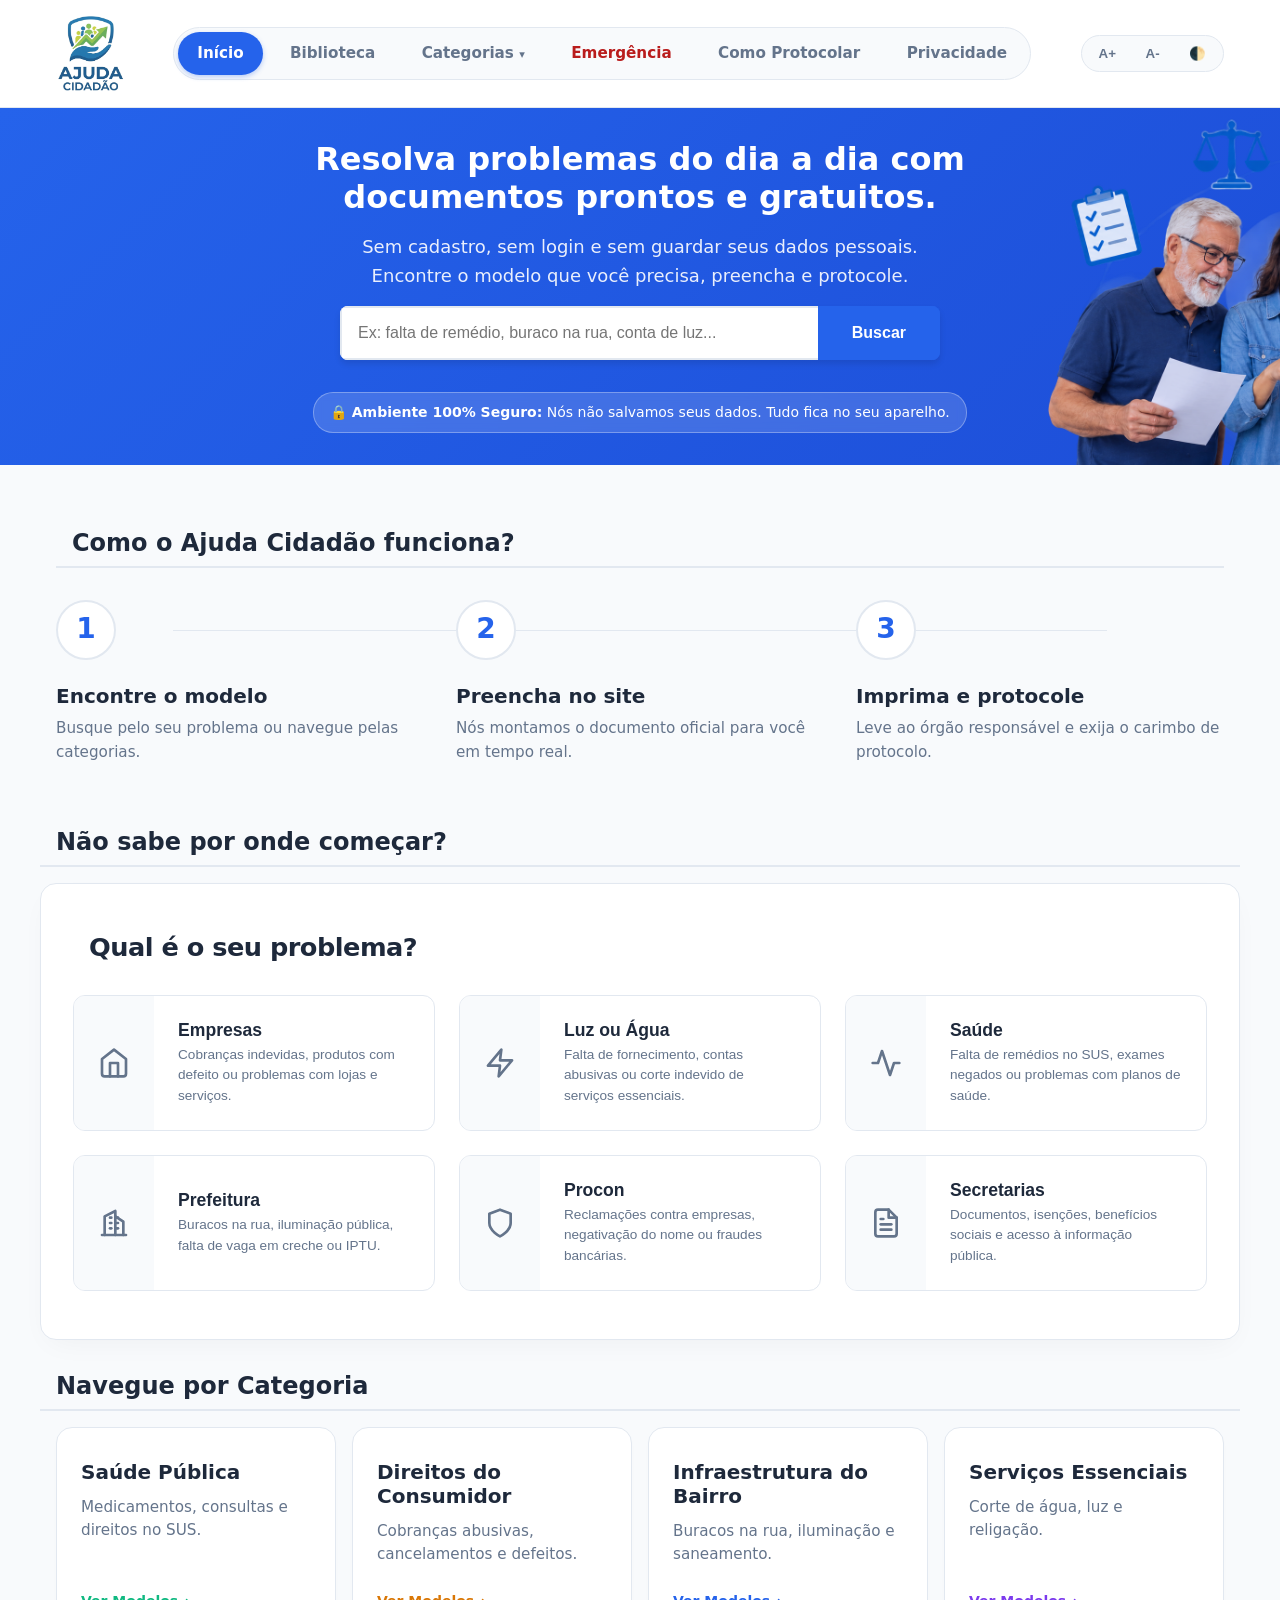
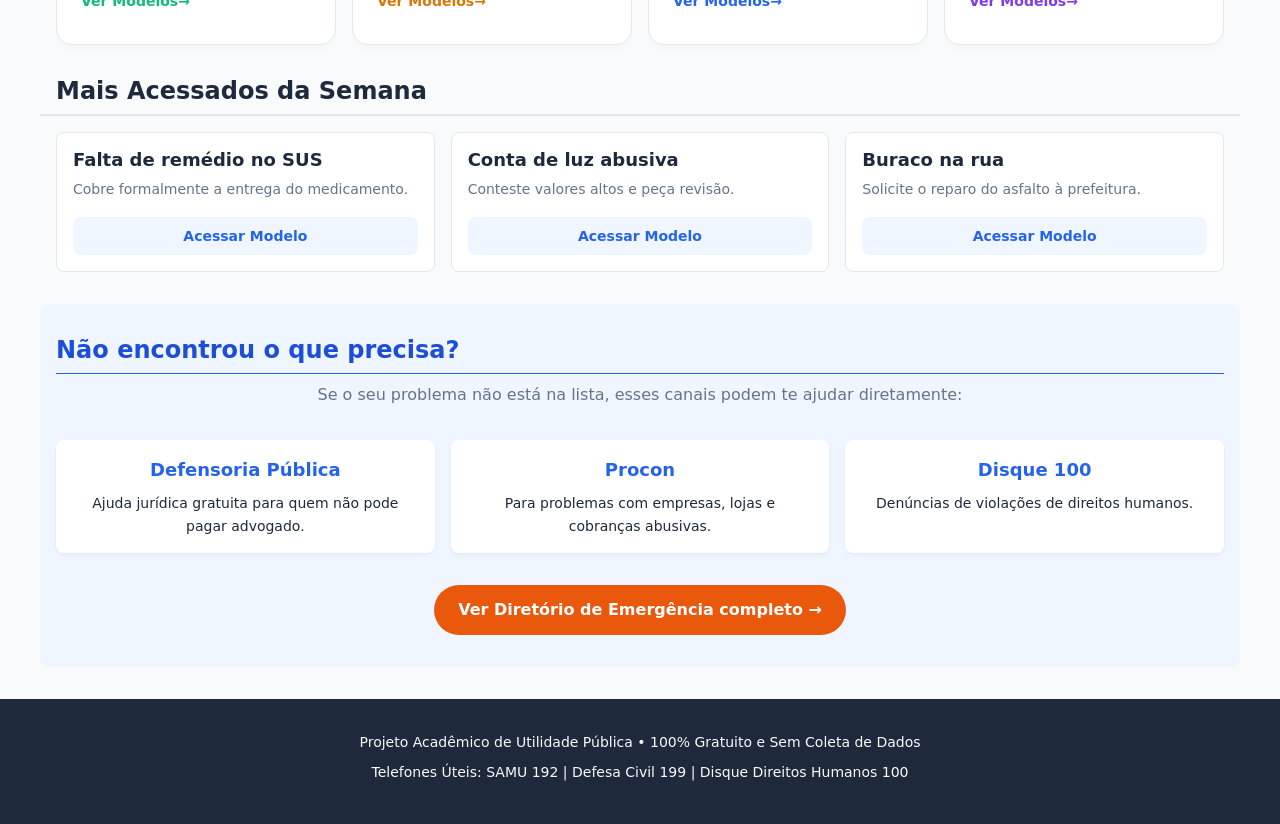
<file: index.html>
<!DOCTYPE html>
<html lang="pt-BR">
<head>
    <meta charset="UTF-8">
    <meta name="viewport" content="width=device-width, initial-scale=1.0">
    <title>Ajuda Cidadão - Documentos Prontos e Gratuitos</title>
    <meta name="description" content="Resolva problemas do dia a dia com modelos de documentos prontos e gratuitos. Sem cadastro, sem juridiquês.">
    
    <!-- CSS -->
    <link rel="stylesheet" href="css/base.css">
    <link rel="stylesheet" href="css/layout.css">
    <link rel="stylesheet" href="css/componentes.css">
    <link rel="stylesheet" href="css/home.css">
    <link rel="stylesheet" href="css/triagem.css">
</head>
<body>

    <!-- CABEÇALHO PADRÃO -->
    <header class="cabecalho no-print">
        <div class="cabecalho-conteudo">
            <a href="index.html" class="logo" aria-label="Página inicial do Ajuda Cidadão">
                <img src="assets/icons/logo.jpg" alt="Ajuda Cidadão" class="logo-img">
            </a>
            
                <nav class="menu-principal" id="menu-principal" aria-label="Navegação principal">
                <!-- O JS vai adicionar a classe 'ativo' automaticamente -->
                <a href="index.html" class="menu-link">Início</a>
                <a href="biblioteca.html" class="menu-link">Biblioteca</a>
                
                <button class="menu-mega-btn" aria-haspopup="true" aria-expanded="false">
                    Categorias <span class="seta">▾</span>
                </button>
                
                <a href="diretorio-emergencia.html" class="menu-link">Emergência</a>
                <a href="guia-protocolo.html" class="menu-link">Como Protocolar</a>
                <a href="sobre.html" class="menu-link">Privacidade</a>
            </nav>

            <div class="barra-acessibilidade" aria-label="Controles de acessibilidade">
                <button id="btn-aumentar-fonte" title="Aumentar fonte">A+</button>
                <button id="btn-diminuir-fonte" title="Diminuir fonte">A-</button>
                <button id="btn-alto-contraste" title="Alternar alto contraste">🌓</button>
            </div>

            <!-- Botão Hamburger (Só aparece no celular) -->
            <button class="menu-hamburger" aria-label="Abrir menu" aria-expanded="false" aria-controls="menu-principal">
                <svg width="28" height="28" viewBox="0 0 24 24" fill="none" stroke="currentColor" stroke-width="2" stroke-linecap="round" stroke-linejoin="round"><line x1="3" y1="12" x2="21" y2="12"></line><line x1="3" y1="6" x2="21" y2="6"></line><line x1="3" y1="18" x2="21" y2="18"></line></svg>
            </button>
        </div>

        <!-- MEGA MENU (Full-Width) -->
        <div class="mega-menu" id="mega-menu">
            <div class="mega-menu-conteudo">
                <div class="mega-coluna">
                    <h3><a href="biblioteca.html?cat=saude">Saúde Pública</a></h3>
                    <p>Medicamentos, consultas e direitos no SUS.</p>
                </div>
                <div class="mega-coluna">
                    <h3><a href="biblioteca.html?cat=consumidor">Direitos do Consumidor</a></h3>
                    <p>Cobranças abusivas, cancelamentos e defeitos.</p>
                </div>
                <div class="mega-coluna">
                    <h3><a href="biblioteca.html?cat=bairro">Infraestrutura do Bairro</a></h3>
                    <p>Buracos na rua, iluminação e saneamento.</p>
                </div>
                <div class="mega-coluna">
                    <h3><a href="biblioteca.html?cat=educacao">Educação e Creches</a></h3>
                    <p>Vagas em creches e escolas municipais.</p>
                </div>
                <div class="mega-coluna">
                    <h3><a href="biblioteca.html?cat=habitacao">Habitação e Isenções</a></h3>
                    <p>Isenção de IPTU, contratos e direitos.</p>
                </div>
                <div class="mega-coluna">
                    <h3><a href="biblioteca.html?cat=servicos">Serviços Essenciais</a></h3>
                    <p>Corte de água, luz e religação.</p>
                </div>
                <div class="mega-coluna">
                    <h3><a href="biblioteca.html?cat=pequenas-causas">Pequenas Causas</a></h3>
                    <p>Cobranças, acidentes e danos do dia a dia.</p>
                </div>
                <div class="mega-coluna">
                    <h3><a href="biblioteca.html?cat=seguranca">Segurança Pública</a></h3>
                    <p>Abuso de autoridade, denúncias e BO.</p>
                </div>
            </div>
        </div>
    </header>

    <!-- CONTEÚDO PRINCIPAL -->
    <main>
        <!-- SEÇÃO HERO -->
        <section class="hero">
            <h1>Resolva problemas do dia a dia com documentos prontos e gratuitos.</h1>
            <p>Sem cadastro, sem login e sem guardar seus dados pessoais. Encontre o modelo que você precisa, preencha e protocole.</p>
            
            <div class="busca-container">
                <label for="campo-busca" class="sr-only">O que você precisa resolver?</label>
                <input type="text" id="campo-busca" placeholder="Ex: falta de remédio, buraco na rua, conta de luz...">
                <button type="button" aria-label="Buscar">Buscar</button>
            </div>
            
            <div class="selo-privacidade">
                🔒 <strong>Ambiente 100% Seguro:</strong> Nós não salvamos seus dados. Tudo fica no seu aparelho.
            </div>
            
        </section>

                <!-- SEÇÃO COMO FUNCIONA -->
        <section class="como-funciona">
            <h2 class="secao-titulo">Como o Ajuda Cidadão funciona?</h2>
            <div class="grid-passos">
                <div class="passo">
                    <div class="passo-icone">1</div>
                    <h3>Encontre o modelo</h3>
                    <p>Busque pelo seu problema ou navegue pelas categorias.</p>
                </div>
                <div class="passo">
                    <div class="passo-icone">2</div>
                    <h3>Preencha no site</h3>
                    <p>Nós montamos o documento oficial para você em tempo real.</p>
                </div>
                <div class="passo">
                    <div class="passo-icone">3</div>
                    <h3>Imprima e protocole</h3>
                    <p>Leve ao órgão responsável e exija o carimbo de protocolo.</p>
                </div>
            </div>
        </section>

        <!-- ASSISTENTE DE TRIAGEM -->
        <h2 class="secao-titulo">Não sabe por onde começar?</h2>
        <div class="container-triagem">
            <div id="conteudo-triagem">
                <!-- O JavaScript vai injetar as perguntas aqui -->
                <p>Carregando assistente...</p>
            </div>
        </div>

        <!-- SEÇÃO DE CATEGORIAS -->
        <h2 class="secao-titulo">Navegue por Categoria</h2>
        <section class="grid-categorias">
            <a href="biblioteca.html?cat=saude" class="card card-saude">
                <h3>Saúde Pública</h3>
                <p>Medicamentos, consultas e direitos no SUS.</p>
                <span class="btn-card">Ver Modelos</span>
            </a>
            <a href="biblioteca.html?cat=consumidor" class="card card-consumidor">
                <h3>Direitos do Consumidor</h3>
                <p>Cobranças abusivas, cancelamentos e defeitos.</p>
                <span class="btn-card">Ver Modelos</span>
            </a>
            <a href="biblioteca.html?cat=bairro" class="card card-bairro">
                <h3>Infraestrutura do Bairro</h3>
                <p>Buracos na rua, iluminação e saneamento.</p>
                <span class="btn-card">Ver Modelos</span>
            </a>
            <a href="biblioteca.html?cat=servicos" class="card card-servicos">
                <h3>Serviços Essenciais</h3>
                <p>Corte de água, luz e religação.</p>
                <span class="btn-card">Ver Modelos</span>
            </a>
        </section>

        <!-- SEÇÃO MAIS ACESSADOS -->
        <h2 class="secao-titulo">Mais Acessados da Semana</h2>
        <section class="grid-atalhos">
            <a href="documento.html?id=saude-medicamento-sus" class="card">
                <h3>Falta de remédio no SUS</h3>
                <p>Cobre formalmente a entrega do medicamento.</p>
                <span class="btn-card">Acessar Modelo</span>
            </a>
            <a href="documento.html?id=consumidor-cobranca-abusiva" class="card">
                <h3>Conta de luz abusiva</h3>
                <p>Conteste valores altos e peça revisão.</p>
                <span class="btn-card">Acessar Modelo</span>
            </a>
            <a href="documento.html?id=bairro-tapa-buraco" class="card">
                <h3>Buraco na rua</h3>
                <p>Solicite o reparo do asfalto à prefeitura.</p>
                <span class="btn-card">Acessar Modelo</span>
            </a>
        </section>

        <!-- SEÇÃO DE AJUDA ADICIONAL -->
        <section class="ajuda-adicional">
            <h2>Não encontrou o que precisa?</h2>
            <p>Se o seu problema não está na lista, esses canais podem te ajudar diretamente:</p>
            <div class="grid-contatos">
                <div class="contato-card">
                    <strong>Defensoria Pública</strong>
                    <p>Ajuda jurídica gratuita para quem não pode pagar advogado.</p>
                </div>
                <div class="contato-card">
                    <strong>Procon</strong>
                    <p>Para problemas com empresas, lojas e cobranças abusivas.</p>
                </div>
                <div class="contato-card">
                    <strong>Disque 100</strong>
                    <p>Denúncias de violações de direitos humanos.</p>
                </div>
            </div>
            <a href="diretorio-emergencia.html" class="btn-emergencia-home">Ver Diretório de Emergência completo →</a>
        </section>
    </main>

    <!-- RODAPÉ PADRÃO -->
    <footer class="rodape">
        <p>Projeto Acadêmico de Utilidade Pública • 100% Gratuito e Sem Coleta de Dados</p>
        <p>Telefones Úteis: SAMU 192 | Defesa Civil 199 | Disque Direitos Humanos 100</p>
    </footer>

    <!-- JS -->
    <script src="js/app.js"></script>
    <script src="js/menu.js"></script>
    <script src="js/home.js"></script>
    <script src="js/animacoes.js"></script>
    <script src="js/triagem.js"></script>
</body>
</html>
</file>
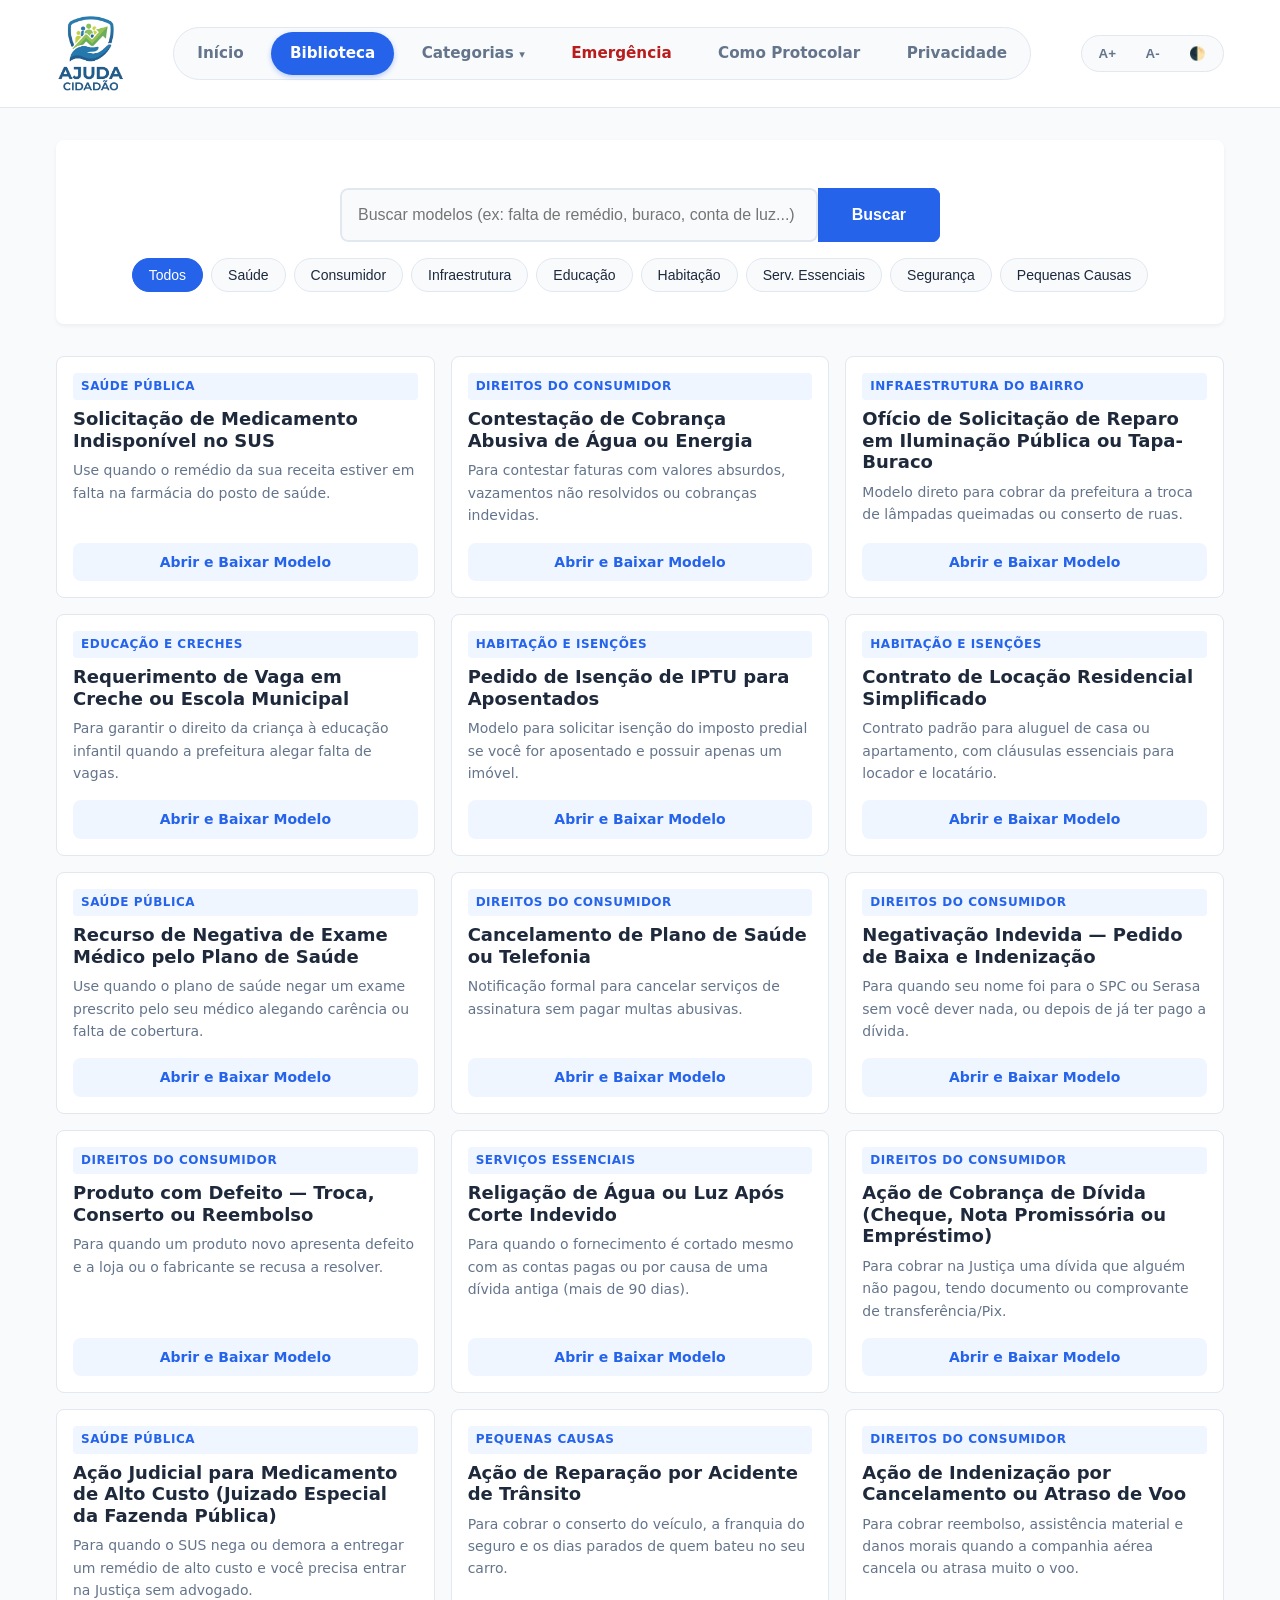
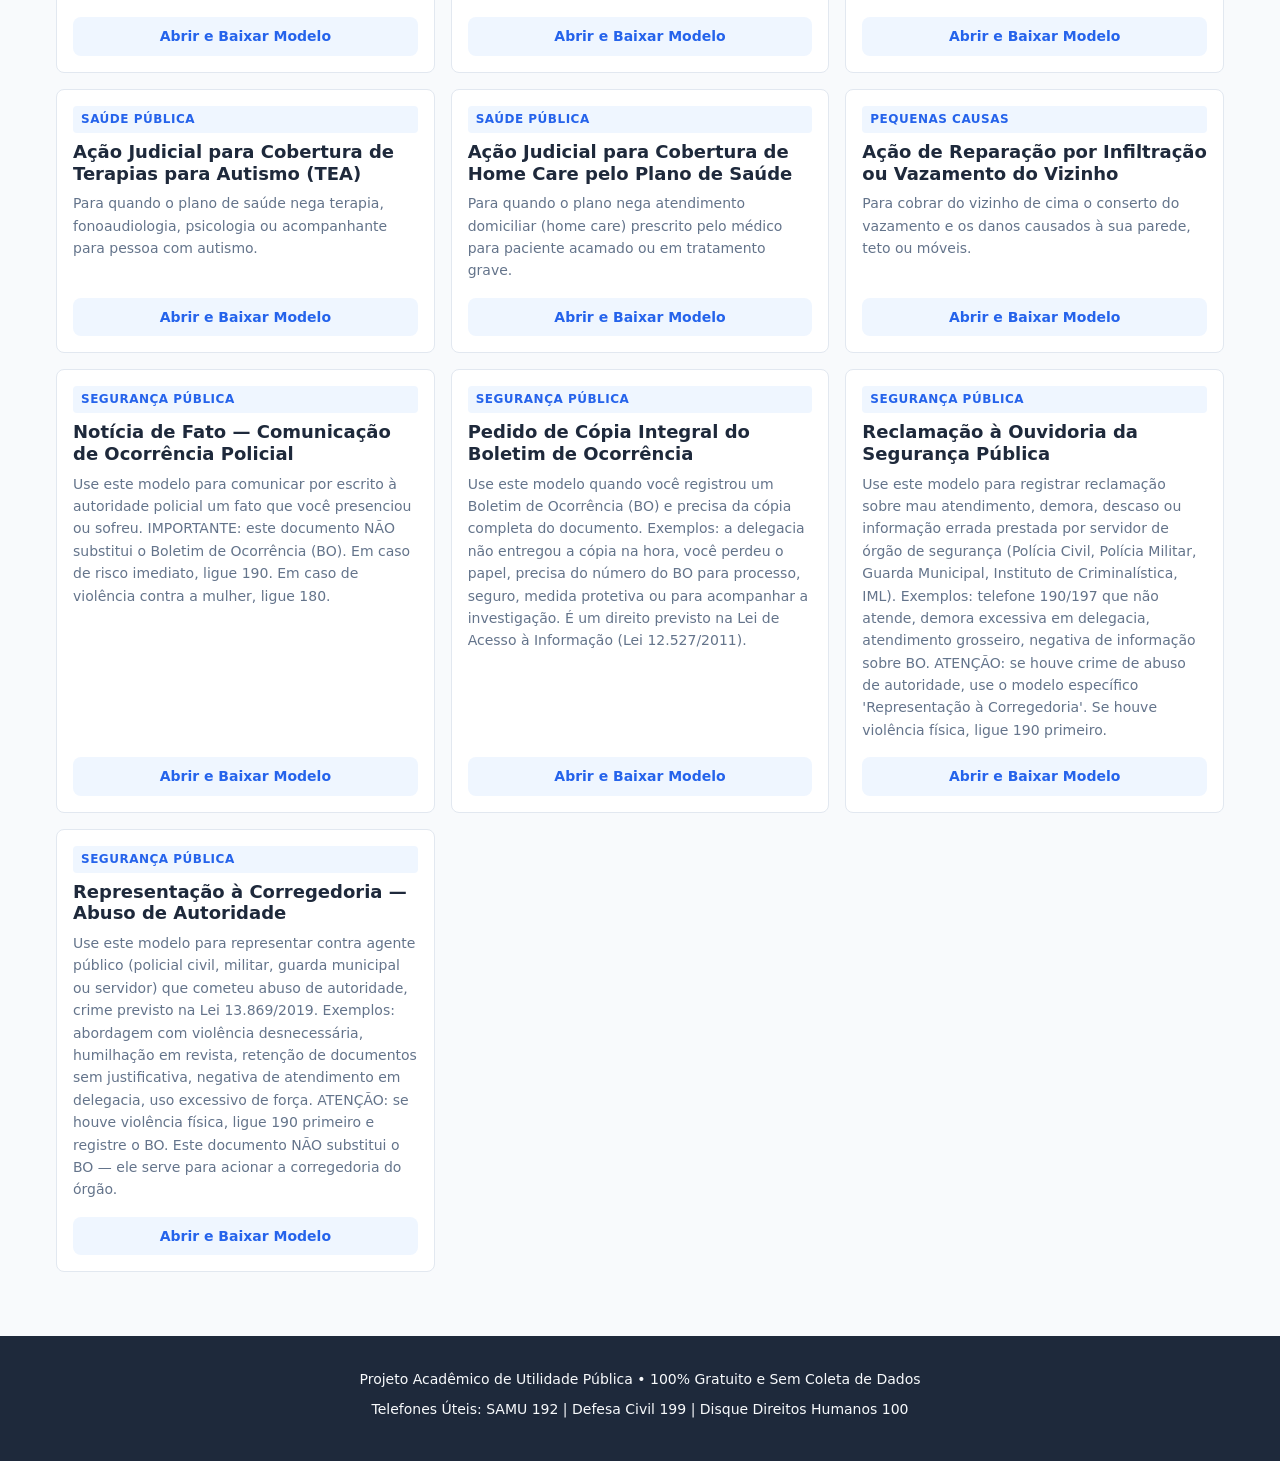
<file: biblioteca.html>
<!DOCTYPE html>
<html lang="pt-BR">
<head>
    <meta charset="UTF-8">
    <meta name="viewport" content="width=device-width, initial-scale=1.0">
    <title>Biblioteca de Modelos - Ajuda Cidadão</title>
    
    <link rel="stylesheet" href="css/base.css">
    <link rel="stylesheet" href="css/layout.css">
    <link rel="stylesheet" href="css/componentes.css">
    <link rel="stylesheet" href="css/biblioteca.css">
</head>
<body>

    <header class="cabecalho no-print">
        <div class="cabecalho-conteudo">
            <a href="index.html" class="logo" aria-label="Página inicial do Ajuda Cidadão">
                <img src="assets/icons/logo.jpg" alt="Ajuda Cidadão" class="logo-img">
            </a>
            
            <nav class="menu-principal" id="menu-principal" aria-label="Navegação principal">
                <a href="index.html" class="menu-link">Início</a>
                <a href="biblioteca.html" class="menu-link">Biblioteca</a>
                
                <button class="menu-mega-btn" aria-haspopup="true" aria-expanded="false">
                    Categorias <span class="seta">▾</span>
                </button>
                
                <a href="diretorio-emergencia.html" class="menu-link">Emergência</a>
                <a href="guia-protocolo.html" class="menu-link">Como Protocolar</a>
                <a href="sobre.html" class="menu-link">Privacidade</a>
            </nav>

            <div class="barra-acessibilidade" aria-label="Controles de acessibilidade">
                <button id="btn-aumentar-fonte" title="Aumentar fonte">A+</button>
                <button id="btn-diminuir-fonte" title="Diminuir fonte">A-</button>
                <button id="btn-alto-contraste" title="Alternar alto contraste">🌓</button>
            </div>

            <button class="menu-hamburger" aria-label="Abrir menu" aria-expanded="false" aria-controls="menu-principal">
                <svg width="28" height="28" viewBox="0 0 24 24" fill="none" stroke="currentColor" stroke-width="2" stroke-linecap="round" stroke-linejoin="round"><line x1="3" y1="12" x2="21" y2="12"></line><line x1="3" y1="6" x2="21" y2="6"></line><line x1="3" y1="18" x2="21" y2="18"></line></svg>
            </button>
        </div>

        <div class="mega-menu" id="mega-menu">
            <div class="mega-menu-conteudo">
                <div class="mega-coluna">
                    <h3><a href="biblioteca.html?cat=saude">Saúde Pública</a></h3>
                    <p>Medicamentos, consultas e direitos no SUS.</p>
                </div>
                <div class="mega-coluna">
                    <h3><a href="biblioteca.html?cat=consumidor">Direitos do Consumidor</a></h3>
                    <p>Cobranças abusivas, cancelamentos e defeitos.</p>
                </div>
                <div class="mega-coluna">
                    <h3><a href="biblioteca.html?cat=bairro">Infraestrutura do Bairro</a></h3>
                    <p>Buracos na rua, iluminação e saneamento.</p>
                </div>
                <div class="mega-coluna">
                    <h3><a href="biblioteca.html?cat=educacao">Educação e Creches</a></h3>
                    <p>Vagas em creches e escolas municipais.</p>
                </div>
                <div class="mega-coluna">
                    <h3><a href="biblioteca.html?cat=habitacao">Habitação e Isenções</a></h3>
                    <p>Isenção de IPTU, contratos e direitos.</p>
                </div>
                <div class="mega-coluna">
                    <h3><a href="biblioteca.html?cat=servicos">Serviços Essenciais</a></h3>
                    <p>Corte de água, luz e religação.</p>
                </div>
                <div class="mega-coluna">
                    <h3><a href="biblioteca.html?cat=pequenas-causas">Pequenas Causas</a></h3>
                    <p>Cobranças, acidentes e danos do dia a dia.</p>
                </div>
                <div class="mega-coluna">
                    <h3><a href="biblioteca.html?cat=seguranca">Segurança Pública</a></h3>
                    <p>Abuso de autoridade, denúncias e BO.</p>
                </div>
            </div>
        </div>
    </header>

    <main class="container">
        <!-- ÁREA DE CONTROLES: BUSCA + FILTROS -->
        <div class="area-controles no-print">
            <div class="busca-container">
                <label for="campo-busca" class="sr-only">Buscar modelos por palavra-chave</label>
                <input type="text" id="campo-busca" placeholder="Buscar modelos (ex: falta de remédio, buraco, conta de luz...)">
                                <button type="button" aria-label="Buscar">Buscar</button>
                            </div>

            <div class="filtros-categoria">
                <button type="button" class="filtro-btn ativo" data-cat="todos">Todos</button>
                <button type="button" class="filtro-btn" data-cat="Saúde Pública">Saúde</button>
                <button type="button" class="filtro-btn" data-cat="Direitos do Consumidor">Consumidor</button>
                <button type="button" class="filtro-btn" data-cat="Infraestrutura do Bairro">Infraestrutura</button>
                <button type="button" class="filtro-btn" data-cat="Educação e Creches">Educação</button>
                <button type="button" class="filtro-btn" data-cat="Habitação e Isenções">Habitação</button>
                <button type="button" class="filtro-btn" data-cat="Serviços Essenciais">Serv. Essenciais</button>
                <button type="button" class="filtro-btn" data-cat="Segurança Pública">Segurança</button>
                <button type="button" class="filtro-btn" data-cat="Pequenas Causas">Pequenas Causas</button>
            </div>
        </div>

        <!-- GRID DE RESULTADOS -->
        <div class="grid-resultados" id="lista-resultados">
            <!-- Os cards serão injetados pelo JS aqui -->
        </div>
    </main>

    <footer class="rodape no-print">
        <p>Projeto Acadêmico de Utilidade Pública • 100% Gratuito e Sem Coleta de Dados</p>
        <p>Telefones Úteis: SAMU 192 | Defesa Civil 199 | Disque Direitos Humanos 100</p>
    </footer>

    <script src="js/home.js"></script>
    <script src="js/app.js"></script>
    <script src="js/menu.js"></script>
    <script src="js/biblioteca.js"></script>
</body>
</html>
</file>
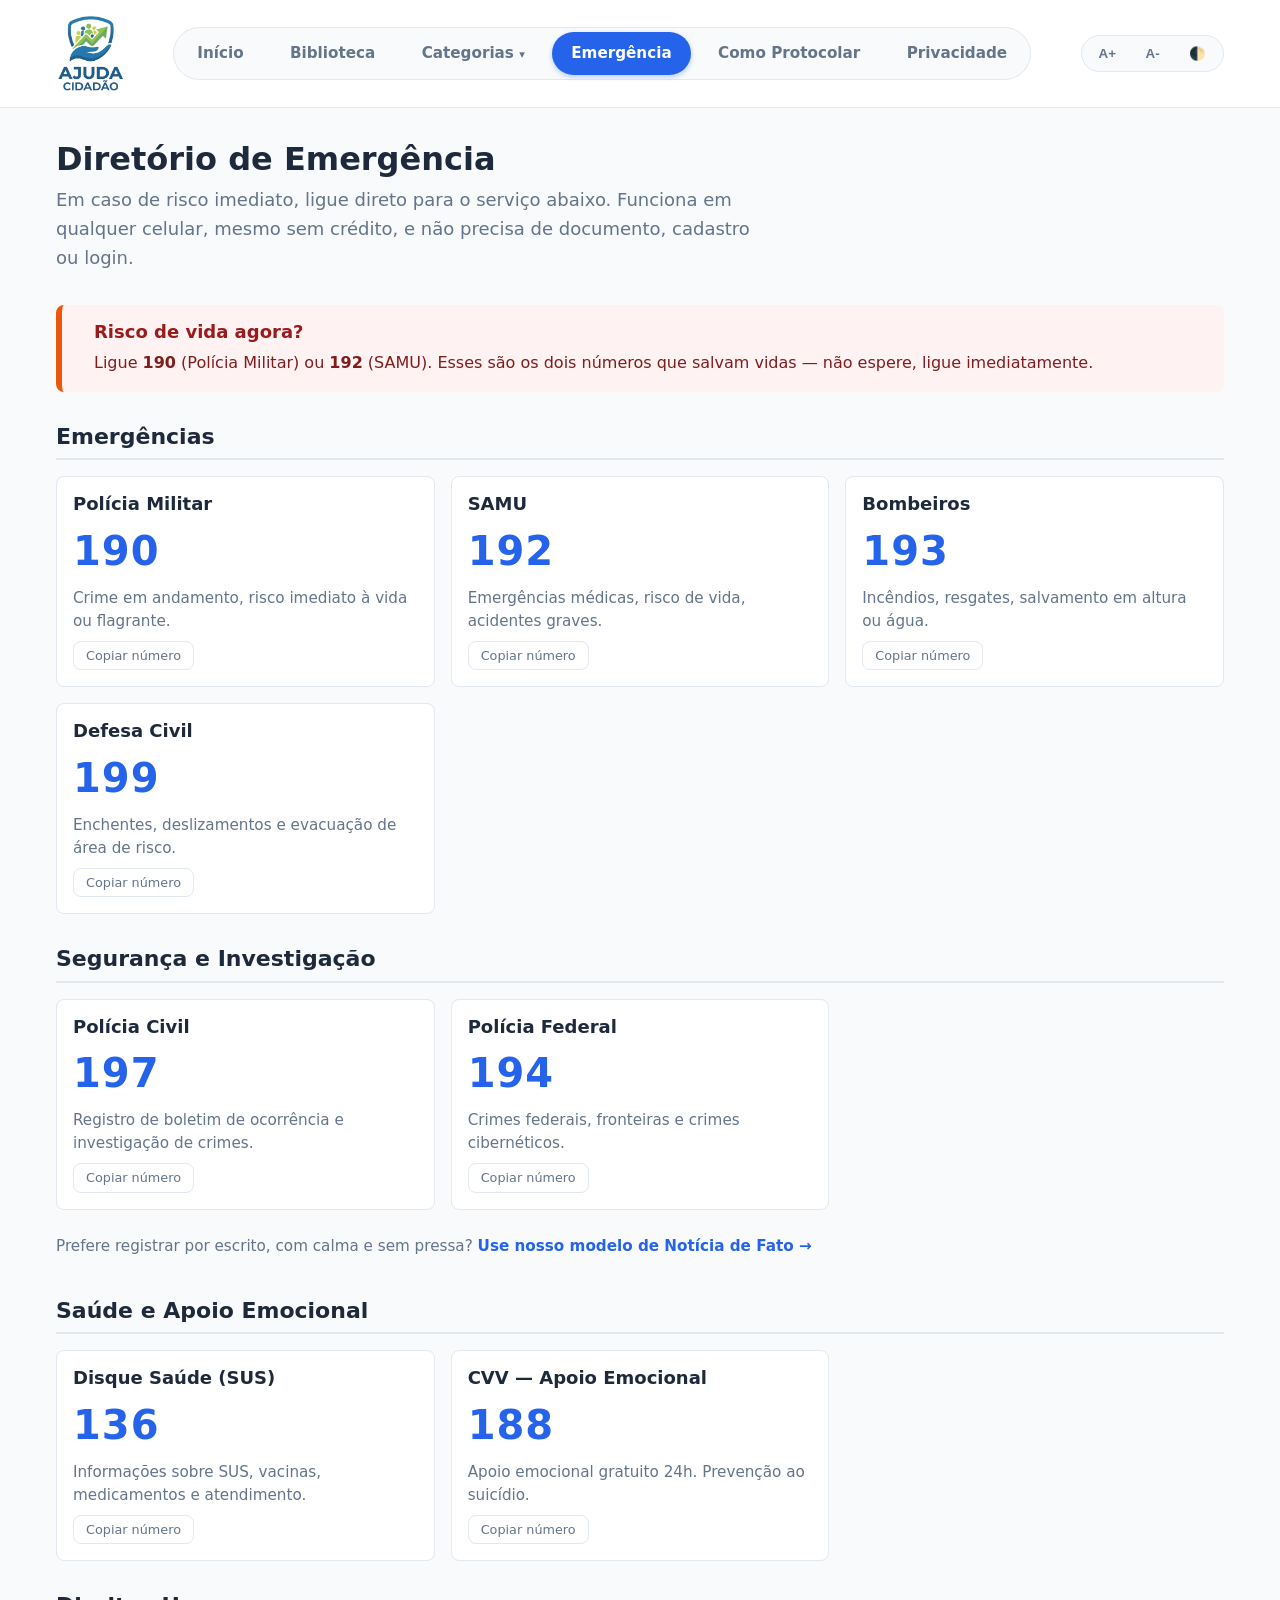
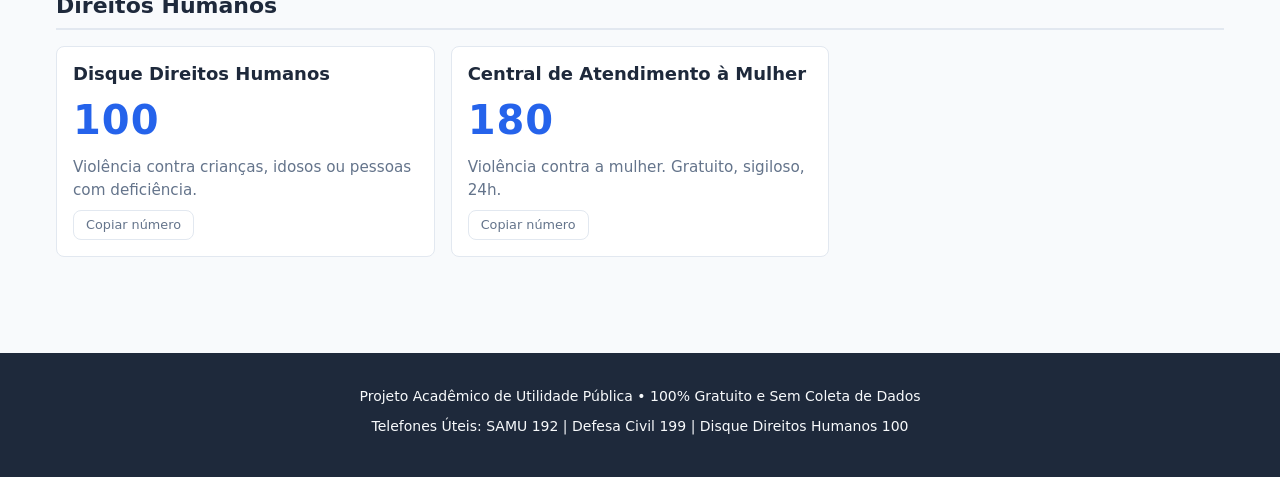
<file: diretorio-emergencia.html>
<!DOCTYPE html>
<html lang="pt-BR">
<head>
    <meta charset="UTF-8">
    <meta name="viewport" content="width=device-width, initial-scale=1.0">
    <title>Diretório de Emergência - Ajuda Cidadão</title>
    <meta name="description" content="Telefones de emergência no Brasil: Polícia 190, SAMU 192, Bombeiros 193, Direitos Humanos 100 e mais. Acesso rápido pelo celular, sem cadastro.">
    
    <link rel="stylesheet" href="css/base.css">
    <link rel="stylesheet" href="css/layout.css">
    <link rel="stylesheet" href="css/componentes.css">
    <link rel="stylesheet" href="css/diretorio.css">
</head>
<body>

    <header class="cabecalho no-print">
        <div class="cabecalho-conteudo">
            <a href="index.html" class="logo" aria-label="Página inicial do Ajuda Cidadão">
                <img src="assets/icons/logo.jpg" alt="Ajuda Cidadão" class="logo-img">
            </a>
            
            <nav class="menu-principal" id="menu-principal" aria-label="Navegação principal">
                <a href="index.html" class="menu-link">Início</a>
                <a href="biblioteca.html" class="menu-link">Biblioteca</a>
                
                <button class="menu-mega-btn" aria-haspopup="true" aria-expanded="false">
                    Categorias <span class="seta">▾</span>
                </button>
                
                <a href="diretorio-emergencia.html" class="menu-link">Emergência</a>
                <a href="guia-protocolo.html" class="menu-link">Como Protocolar</a>
                <a href="sobre.html" class="menu-link">Privacidade</a>
            </nav>

            <div class="barra-acessibilidade" aria-label="Controles de acessibilidade">
                <button id="btn-aumentar-fonte" title="Aumentar fonte">A+</button>
                <button id="btn-diminuir-fonte" title="Diminuir fonte">A-</button>
                <button id="btn-alto-contraste" title="Alternar alto contraste">🌓</button>
            </div>

            <button class="menu-hamburger" aria-label="Abrir menu" aria-expanded="false" aria-controls="menu-principal">
                <svg width="28" height="28" viewBox="0 0 24 24" fill="none" stroke="currentColor" stroke-width="2" stroke-linecap="round" stroke-linejoin="round"><line x1="3" y1="12" x2="21" y2="12"></line><line x1="3" y1="6" x2="21" y2="6"></line><line x1="3" y1="18" x2="21" y2="18"></line></svg>
            </button>
        </div>

        <div class="mega-menu" id="mega-menu">
            <div class="mega-menu-conteudo">
                <div class="mega-coluna">
                    <h3><a href="biblioteca.html?cat=saude">Saúde Pública</a></h3>
                    <p>Medicamentos, consultas e direitos no SUS.</p>
                </div>
                <div class="mega-coluna">
                    <h3><a href="biblioteca.html?cat=consumidor">Direitos do Consumidor</a></h3>
                    <p>Cobranças abusivas, cancelamentos e defeitos.</p>
                </div>
                <div class="mega-coluna">
                    <h3><a href="biblioteca.html?cat=bairro">Infraestrutura do Bairro</a></h3>
                    <p>Buracos na rua, iluminação e saneamento.</p>
                </div>
                <div class="mega-coluna">
                    <h3><a href="biblioteca.html?cat=educacao">Educação e Creches</a></h3>
                    <p>Vagas em creches e escolas municipais.</p>
                </div>
                <div class="mega-coluna">
                    <h3><a href="biblioteca.html?cat=habitacao">Habitação e Isenções</a></h3>
                    <p>Isenção de IPTU, contratos e direitos.</p>
                </div>
                <div class="mega-coluna">
                    <h3><a href="biblioteca.html?cat=servicos">Serviços Essenciais</a></h3>
                    <p>Corte de água, luz e religação.</p>
                </div>
                <div class="mega-coluna">
                    <h3><a href="biblioteca.html?cat=pequenas-causas">Pequenas Causas</a></h3>
                    <p>Cobranças, acidentes e danos do dia a dia.</p>
                </div>
                <div class="mega-coluna">
                    <h3><a href="biblioteca.html?cat=seguranca">Segurança Pública</a></h3>
                    <p>Abuso de autoridade, denúncias e BO.</p>
                </div>
            </div>
        </div>
    </header>

    <main class="container pagina-diretorio">
        <h1>Diretório de Emergência</h1>
        <p class="intro-diretorio">Em caso de risco imediato, ligue direto para o serviço abaixo. Funciona em qualquer celular, mesmo sem crédito, e não precisa de documento, cadastro ou login.</p>

        <div class="aviso-urgencia">
            <h2>Risco de vida agora?</h2>
            <p>Ligue <strong>190</strong> (Polícia Militar) ou <strong>192</strong> (SAMU). Esses são os dois números que salvam vidas — não espere, ligue imediatamente.</p>
        </div>

        <div id="status-copia" class="sr-only" role="status" aria-live="polite"></div>

        <!-- GRUPO 1 — EMERGÊNCIAS -->
        <section class="grupo-emergencia">
            <h2 class="grupo-titulo">Emergências</h2>
            <div class="grid-emergencia">
                <article class="card-emergencia">
                    <h3>Polícia Militar</h3>
                    <a href="tel:190" class="numero-emergencia" aria-label="Ligar para a Polícia Militar, número 190">190</a>
                    <p>Crime em andamento, risco imediato à vida ou flagrante.</p>
                    <button type="button" class="btn-copiar" data-numero="190" aria-label="Copiar número 190">Copiar número</button>
                </article>
                <article class="card-emergencia">
                    <h3>SAMU</h3>
                    <a href="tel:192" class="numero-emergencia" aria-label="Ligar para o SAMU, número 192">192</a>
                    <p>Emergências médicas, risco de vida, acidentes graves.</p>
                    <button type="button" class="btn-copiar" data-numero="192" aria-label="Copiar número 192">Copiar número</button>
                </article>
                <article class="card-emergencia">
                    <h3>Bombeiros</h3>
                    <a href="tel:193" class="numero-emergencia" aria-label="Ligar para os Bombeiros, número 193">193</a>
                    <p>Incêndios, resgates, salvamento em altura ou água.</p>
                    <button type="button" class="btn-copiar" data-numero="193" aria-label="Copiar número 193">Copiar número</button>
                </article>
                <article class="card-emergencia">
                    <h3>Defesa Civil</h3>
                    <a href="tel:199" class="numero-emergencia" aria-label="Ligar para a Defesa Civil, número 199">199</a>
                    <p>Enchentes, deslizamentos e evacuação de área de risco.</p>
                    <button type="button" class="btn-copiar" data-numero="199" aria-label="Copiar número 199">Copiar número</button>
                </article>
            </div>
        </section>

        <!-- GRUPO 2 — SEGURANÇA INVESTIGATIVA -->
        <section class="grupo-emergencia">
            <h2 class="grupo-titulo">Segurança e Investigação</h2>
            <div class="grid-emergencia">
                <article class="card-emergencia">
                    <h3>Polícia Civil</h3>
                    <a href="tel:197" class="numero-emergencia" aria-label="Ligar para a Polícia Civil, número 197">197</a>
                    <p>Registro de boletim de ocorrência e investigação de crimes.</p>
                    <button type="button" class="btn-copiar" data-numero="197" aria-label="Copiar número 197">Copiar número</button>
                </article>
                <article class="card-emergencia">
                    <h3>Polícia Federal</h3>
                    <a href="tel:194" class="numero-emergencia" aria-label="Ligar para a Polícia Federal, número 194">194</a>
                    <p>Crimes federais, fronteiras e crimes cibernéticos.</p>
                    <button type="button" class="btn-copiar" data-numero="194" aria-label="Copiar número 194">Copiar número</button>
                </article>
            </div>
            <p class="link-minuta-relacionada">
                Prefere registrar por escrito, com calma e sem pressa?
                <a href="documento.html?id=seguranca-noticia-de-fato">Use nosso modelo de Notícia de Fato &rarr;</a>
            </p>
        </section>

        <!-- GRUPO 3 — SAÚDE E APOIO EMOCIONAL -->
        <section class="grupo-emergencia">
            <h2 class="grupo-titulo">Saúde e Apoio Emocional</h2>
            <div class="grid-emergencia">
                <article class="card-emergencia">
                    <h3>Disque Saúde (SUS)</h3>
                    <a href="tel:136" class="numero-emergencia" aria-label="Ligar para o Disque Saúde, número 136">136</a>
                    <p>Informações sobre SUS, vacinas, medicamentos e atendimento.</p>
                    <button type="button" class="btn-copiar" data-numero="136" aria-label="Copiar número 136">Copiar número</button>
                </article>
                <article class="card-emergencia">
                    <h3>CVV — Apoio Emocional</h3>
                    <a href="tel:188" class="numero-emergencia" aria-label="Ligar para o CVV, número 188">188</a>
                    <p>Apoio emocional gratuito 24h. Prevenção ao suicídio.</p>
                    <button type="button" class="btn-copiar" data-numero="188" aria-label="Copiar número 188">Copiar número</button>
                </article>
            </div>
        </section>

        <!-- GRUPO 4 — DIREITOS HUMANOS -->
        <section class="grupo-emergencia">
            <h2 class="grupo-titulo">Direitos Humanos</h2>
            <div class="grid-emergencia">
                <article class="card-emergencia">
                    <h3>Disque Direitos Humanos</h3>
                    <a href="tel:100" class="numero-emergencia" aria-label="Ligar para o Disque Direitos Humanos, número 100">100</a>
                    <p>Violência contra crianças, idosos ou pessoas com deficiência.</p>
                    <button type="button" class="btn-copiar" data-numero="100" aria-label="Copiar número 100">Copiar número</button>
                </article>
                <article class="card-emergencia">
                    <h3>Central de Atendimento à Mulher</h3>
                    <a href="tel:180" class="numero-emergencia" aria-label="Ligar para a Central de Atendimento à Mulher, número 180">180</a>
                    <p>Violência contra a mulher. Gratuito, sigiloso, 24h.</p>
                    <button type="button" class="btn-copiar" data-numero="180" aria-label="Copiar número 180">Copiar número</button>
                </article>
            </div>
        </section>
    </main>

    <footer class="rodape no-print">
        <p>Projeto Acadêmico de Utilidade Pública • 100% Gratuito e Sem Coleta de Dados</p>
        <p>Telefones Úteis: SAMU 192 | Defesa Civil 199 | Disque Direitos Humanos 100</p>
    </footer>

    <script src="js/home.js"></script>
    <script src="js/app.js"></script>
    <script src="js/menu.js"></script>
    <script src="js/diretorio.js"></script>
</body>
</html>
</file>
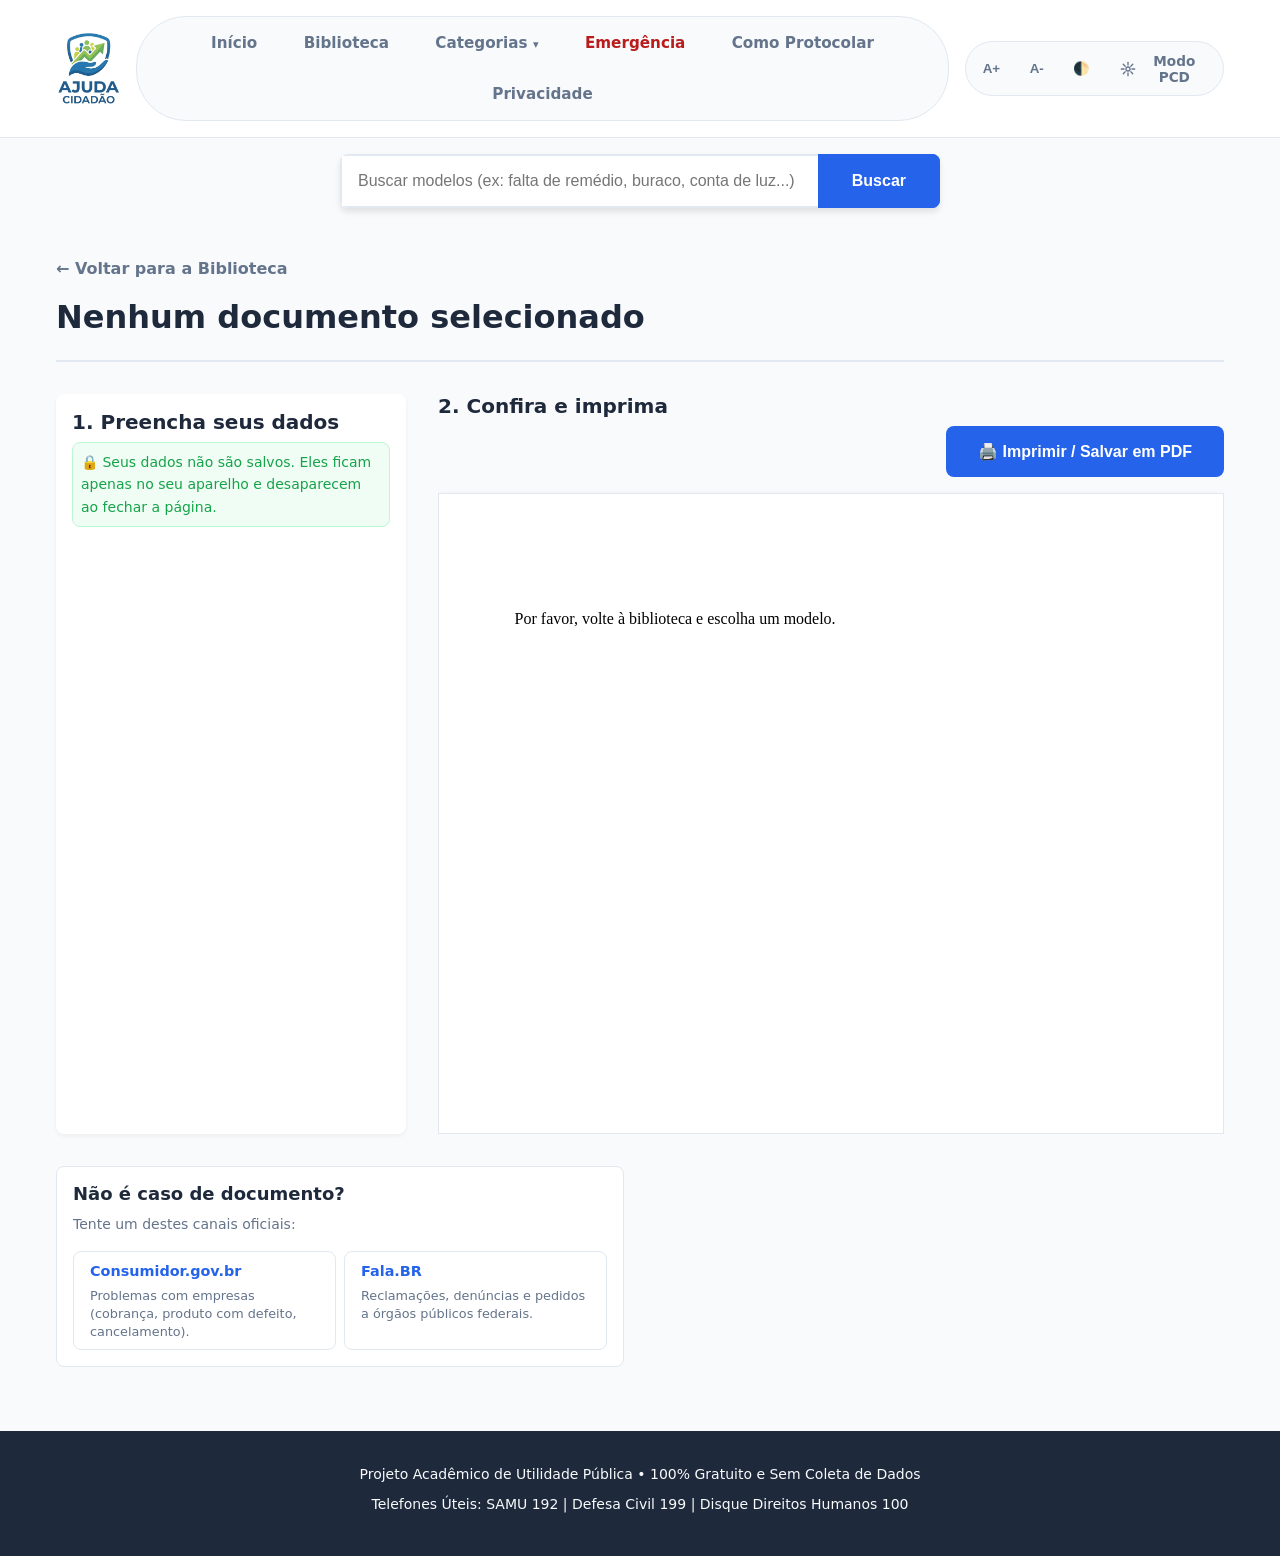
<file: documento.html>
<!DOCTYPE html>
<html lang="pt-BR">
<head>
    <meta charset="UTF-8">
    <meta name="viewport" content="width=device-width, initial-scale=1.0">
    <title>Preencher Documento - Ajuda Cidadão</title>
    
    <link rel="stylesheet" href="css/base.css">
    <link rel="stylesheet" href="css/layout.css">
    <link rel="stylesheet" href="css/componentes.css">
    <link rel="stylesheet" href="css/documento.css">
    <link rel="stylesheet" href="css/leitor-voz.css">
</head>
<body>

    <header class="cabecalho no-print">
        <div class="cabecalho-conteudo">
            <a href="index.html" class="logo" aria-label="Página inicial do Ajuda Cidadão">
                <img src="assets/icons/logo.jpg" alt="Ajuda Cidadão" class="logo-img">
            </a>
            
            <nav class="menu-principal" id="menu-principal" aria-label="Navegação principal">
                <!-- O JS vai adicionar a classe 'ativo' automaticamente -->
                <a href="index.html" class="menu-link">Início</a>
                <a href="biblioteca.html" class="menu-link">Biblioteca</a>
                
                <button class="menu-mega-btn" aria-haspopup="true" aria-expanded="false">
                    Categorias <span class="seta">▾</span>
                </button>
                
                <a href="diretorio-emergencia.html" class="menu-link">Emergência</a>
                <a href="guia-protocolo.html" class="menu-link">Como Protocolar</a>
                <a href="sobre.html" class="menu-link">Privacidade</a>
            </nav>

            <div class="barra-acessibilidade" aria-label="Controles de acessibilidade">
                <button id="btn-aumentar-fonte" title="Aumentar fonte">A+</button>
                <button id="btn-diminuir-fonte" title="Diminuir fonte">A-</button>
                <button id="btn-alto-contraste" title="Alternar alto contraste">🌓</button>
                <button type="button" id="btn-modo-pcd" class="btn-modo-pcd" title="Ativar modo de acessibilidade ampliada" aria-pressed="false">
                    <svg width="16" height="16" viewBox="0 0 24 24" fill="none" stroke="currentColor" stroke-width="2" stroke-linecap="round" stroke-linejoin="round" aria-hidden="true">
                        <circle cx="12" cy="12" r="3"></circle>
                        <path d="M12 2v4"></path>
                        <path d="M12 18v4"></path>
                        <path d="M4.93 4.93l2.83 2.83"></path>
                        <path d="M16.24 16.24l2.83 2.83"></path>
                        <path d="M2 12h4"></path>
                        <path d="M18 12h4"></path>
                        <path d="M4.93 19.07l2.83-2.83"></path>
                        <path d="M16.24 7.76l2.83-2.83"></path>
                    </svg>
                    <span>Modo PCD</span>
                </button>
            </div>

            <!-- Botão Hamburger (Só aparece no celular) -->
            <button class="menu-hamburger" aria-label="Abrir menu" aria-expanded="false" aria-controls="menu-principal">
                <svg width="28" height="28" viewBox="0 0 24 24" fill="none" stroke="currentColor" stroke-width="2" stroke-linecap="round" stroke-linejoin="round"><line x1="3" y1="12" x2="21" y2="12"></line><line x1="3" y1="6" x2="21" y2="6"></line><line x1="3" y1="18" x2="21" y2="18"></line></svg>
            </button>
        </div>

        <!-- MEGA MENU (Full-Width) -->
        <div class="mega-menu" id="mega-menu">
            <div class="mega-menu-conteudo">
                <div class="mega-coluna">
                    <h3><a href="biblioteca.html?cat=saude">Saúde Pública</a></h3>
                    <p>Medicamentos, consultas e direitos no SUS.</p>
                </div>
                <div class="mega-coluna">
                    <h3><a href="biblioteca.html?cat=consumidor">Direitos do Consumidor</a></h3>
                    <p>Cobranças abusivas, cancelamentos e defeitos.</p>
                </div>
                <div class="mega-coluna">
                    <h3><a href="biblioteca.html?cat=bairro">Infraestrutura do Bairro</a></h3>
                    <p>Buracos na rua, iluminação e saneamento.</p>
                </div>
                <div class="mega-coluna">
                    <h3><a href="biblioteca.html?cat=educacao">Educação e Creches</a></h3>
                    <p>Vagas em creches e escolas municipais.</p>
                </div>
                <div class="mega-coluna">
                    <h3><a href="biblioteca.html?cat=habitacao">Habitação e Isenções</a></h3>
                    <p>Isenção de IPTU, contratos e direitos.</p>
                </div>
                <div class="mega-coluna">
                    <h3><a href="biblioteca.html?cat=servicos">Serviços Essenciais</a></h3>
                    <p>Corte de água, luz e religação.</p>
                </div>
                <div class="mega-coluna">
                    <h3><a href="biblioteca.html?cat=pequenas-causas">Pequenas Causas</a></h3>
                    <p>Cobranças, acidentes e danos do dia a dia.</p>
                </div>
                <div class="mega-coluna">
                    <h3><a href="biblioteca.html?cat=seguranca">Segurança Pública</a></h3>
                    <p>Abuso de autoridade, denúncias e BO.</p>
                </div>
            </div>
        </div>
    </header>

            <!-- ÁREA DE BUSCA RÁPIDA -->
    <div class="area-controles no-print">
        <div class="busca-container">
            <label for="campo-busca" class="sr-only">Buscar modelos por palavra-chave</label>
            <input type="text" id="campo-busca" placeholder="Buscar modelos (ex: falta de remédio, buraco, conta de luz...)">
                        <button type="button" aria-label="Buscar">Buscar</button>
                    </div>
                </div>

        <main class="container">
        <a href="biblioteca.html" class="btn-voltar no-print">&larr; Voltar para a Biblioteca</a>
        
        <div class="cabecalho-documento no-print">
            <h1 id="titulo-documento">Carregando...</h1>
            <p id="resumo-documento" class="resumo-doc"></p>
        </div>

        <div class="layout-documento">
            <!-- COLUNA 1: O FORMULÁRIO -->
            <section class="area-formulario no-print">
                <h2>1. Preencha seus dados</h2>
                <p class="aviso-privacidade">🔒 Seus dados não são salvos. Eles ficam apenas no seu aparelho e desaparecem ao fechar a página.</p>
                <form id="formulario-dinamico">
                    <!-- Os campos serão injetados pelo JS aqui -->
                </form>
                <button type="button" id="btn-conferir" class="btn-conferir no-print">
                    Conferir documento &rarr;
                </button>
            </section>

            <!-- COLUNA 2: O DOCUMENTO (PRÉ-VISUALIZAÇÃO E IMPRESSÃO) -->
            <section class="area-documento">
                <h2 class="no-print">2. Confira e imprima</h2>
                <div class="acoes-documento no-print">
                    <button type="button" id="btn-editar" class="btn-editar">
                        &larr; Editar
                    </button>
                    <button type="button" class="btn-imprimir" onclick="window.print()">
                        🖨️ Imprimir / Salvar em PDF
                    </button>
                </div>

                <details class="bloco-onde-entregar no-print" id="bloco-onde-entregar" hidden>
                    <summary>Onde entregar este documento</summary>
                    <p id="conteudo-onde-entregar"></p>
                </details>
                
                    <!-- BARRA DO LEITOR DE VOZ (no-print) -->
                    <div class="barra-leitor no-print" id="barra-leitor" hidden>
                        <button type="button" class="btn-leitor btn-leitor-principal" id="btn-ouvir"
                                aria-label="Ouvir o documento em voz alta">
                            <svg width="18" height="18" viewBox="0 0 24 24" fill="none" stroke="currentColor"
                                 stroke-width="2" stroke-linecap="round" stroke-linejoin="round" aria-hidden="true">
                                <polygon points="11 5 6 9 2 9 2 15 6 15 11 19 11 5"></polygon>
                                <path d="M15.54 8.46a5 5 0 0 1 0 7.07"></path>
                                <path d="M19.07 4.93a10 10 0 0 1 0 14.14"></path>
                            </svg>
                            <span>Ouvir documento</span>
                        </button>

                        <div class="controles-leitor" id="controles-leitor" hidden>
                            <button type="button" class="btn-leitor" id="btn-pausar" aria-pressed="false"
                                    aria-label="Pausar a leitura do documento">
                                <svg width="16" height="16" viewBox="0 0 24 24" fill="none" stroke="currentColor"
                                     stroke-width="2" stroke-linecap="round" stroke-linejoin="round" aria-hidden="true">
                                    <rect x="6" y="4" width="4" height="16"></rect>
                                    <rect x="14" y="4" width="4" height="16"></rect>
                                </svg>
                                <span id="rotulo-pausar">Pausar</span>
                            </button>

                            <button type="button" class="btn-leitor" id="btn-parar"
                                    aria-label="Parar a leitura do documento">
                                <svg width="16" height="16" viewBox="0 0 24 24" fill="none" stroke="currentColor"
                                     stroke-width="2" stroke-linecap="round" stroke-linejoin="round" aria-hidden="true">
                                    <rect x="5" y="5" width="14" height="14"></rect>
                                </svg>
                                <span>Parar</span>
                            </button>

                            <div class="velocidade-leitor">
                                <label for="select-velocidade">Velocidade</label>
                                <select id="select-velocidade" aria-label="Velocidade da leitura em voz alta">
                                    <option value="0.8">0,8x (lenta)</option>
                                    <option value="1" selected>1x (normal)</option>
                                    <option value="1.2">1,2x (rápida)</option>
                                </select>
                            </div>
                        </div>

                        <p class="status-leitor">
                            <span id="status-leitor" role="status" aria-live="polite"></span>
                            <span id="progresso-leitor" aria-hidden="true"></span>
                        </p>
                    </div>

                    <div id="texto-minuta-container" class="folha-a4">   
                    <div id="texto-minuta">Carregando documento...</div>
                </div>
            </section>
        </div>

        <!-- Bloco extra: checklist de anexos + canais oficiais -->
        <div class="bloco-extra-documento no-print">
            <section class="bloco-anexos" id="bloco-anexos" hidden>
                <h2>O que levar junto</h2>
                <p class="bloco-anexos-instrucao">Marque conforme for separando. Esta lista não vai para o PDF — é só para você não esquecer.</p>
                <ul id="lista-anexos" class="lista-anexos"></ul>
            </section>

            <section class="bloco-canais">
                <h2>Não é caso de documento?</h2>
                <p>Tente um destes canais oficiais:</p>
                <div class="grid-canais">
                    <a href="https://www.consumidor.gov.br" target="_blank" rel="noopener noreferrer" class="card-canal">
                        <strong>Consumidor.gov.br</strong>
                        <span>Problemas com empresas (cobrança, produto com defeito, cancelamento).</span>
                    </a>
                    <a href="https://falabr.cgu.gov.br" target="_blank" rel="noopener noreferrer" class="card-canal">
                        <strong>Fala.BR</strong>
                        <span>Reclamações, denúncias e pedidos a órgãos públicos federais.</span>
                    </a>
                </div>
            </section>
        </div>
    </main>

    <footer class="rodape no-print">
        <p>Projeto Acadêmico de Utilidade Pública • 100% Gratuito e Sem Coleta de Dados</p>
        <p>Telefones Úteis: SAMU 192 | Defesa Civil 199 | Disque Direitos Humanos 100</p>
    </footer>

    <script src="js/home.js"></script>
    <script src="js/app.js"></script>
    <script src="js/menu.js"></script>
    <script src="js/mascaras.js"></script>
    <script src="js/documento.js"></script>
    <script src="js/leitor-voz.js"></script>
</body>
</html>
</file>
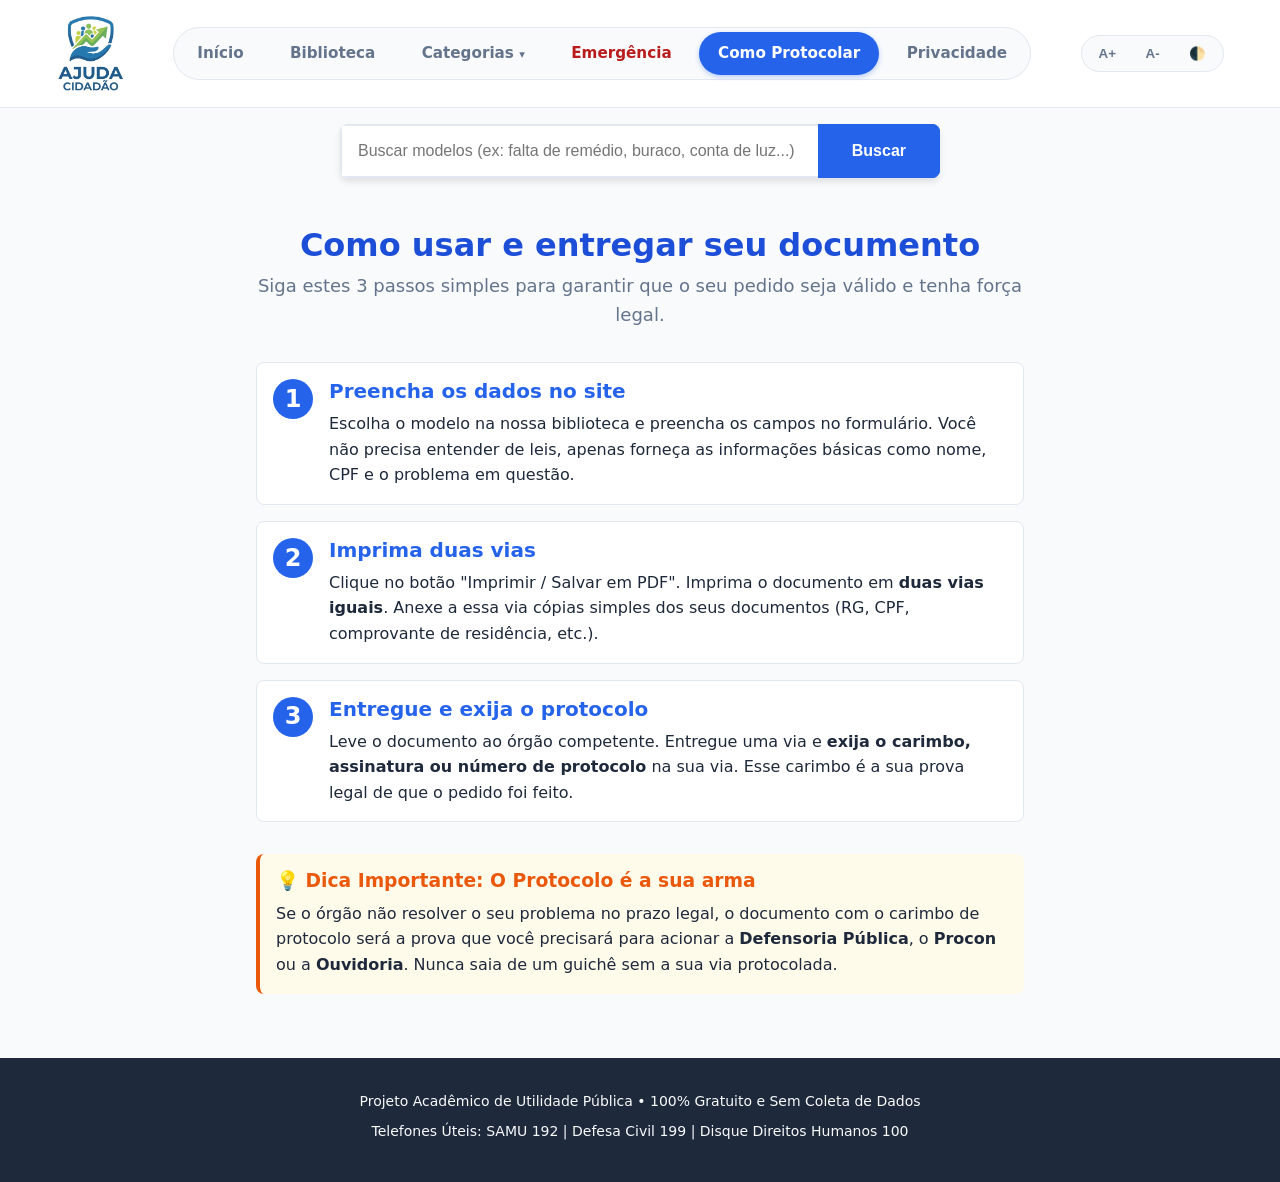
<file: guia-protocolo.html>
<!DOCTYPE html>
<html lang="pt-BR">
<head>
    <meta charset="UTF-8">
    <meta name="viewport" content="width=device-width, initial-scale=1.0">
    <title>Como Protocolar - Ajuda Cidadão</title>
    
    <link rel="stylesheet" href="css/base.css">
    <link rel="stylesheet" href="css/layout.css">
    <link rel="stylesheet" href="css/componentes.css">
    <link rel="stylesheet" href="css/guia-sobre.css">
</head>
<body>

    <header class="cabecalho no-print">
        <div class="cabecalho-conteudo">
            <a href="index.html" class="logo" aria-label="Página inicial do Ajuda Cidadão">
                <img src="assets/icons/logo.jpg" alt="Ajuda Cidadão" class="logo-img">
            </a>
            
            <nav class="menu-principal" id="menu-principal" aria-label="Navegação principal">
                <!-- O JS vai adicionar a classe 'ativo' automaticamente -->
                <a href="index.html" class="menu-link">Início</a>
                <a href="biblioteca.html" class="menu-link">Biblioteca</a>
                
                <button class="menu-mega-btn" aria-haspopup="true" aria-expanded="false">
                    Categorias <span class="seta">▾</span>
                </button>
                
                <a href="diretorio-emergencia.html" class="menu-link">Emergência</a>
                <a href="guia-protocolo.html" class="menu-link">Como Protocolar</a>
                <a href="sobre.html" class="menu-link">Privacidade</a>
            </nav>

            <div class="barra-acessibilidade" aria-label="Controles de acessibilidade">
                <button id="btn-aumentar-fonte" title="Aumentar fonte">A+</button>
                <button id="btn-diminuir-fonte" title="Diminuir fonte">A-</button>
                <button id="btn-alto-contraste" title="Alternar alto contraste">🌓</button>
            </div>

            <!-- Botão Hamburger (Só aparece no celular) -->
            <button class="menu-hamburger" aria-label="Abrir menu" aria-expanded="false" aria-controls="menu-principal">
                <svg width="28" height="28" viewBox="0 0 24 24" fill="none" stroke="currentColor" stroke-width="2" stroke-linecap="round" stroke-linejoin="round"><line x1="3" y1="12" x2="21" y2="12"></line><line x1="3" y1="6" x2="21" y2="6"></line><line x1="3" y1="18" x2="21" y2="18"></line></svg>
            </button>
        </div>

        <!-- MEGA MENU (Full-Width) -->
        <div class="mega-menu" id="mega-menu">
            <div class="mega-menu-conteudo">
                <div class="mega-coluna">
                    <h3><a href="biblioteca.html?cat=saude">Saúde Pública</a></h3>
                    <p>Medicamentos, consultas e direitos no SUS.</p>
                </div>
                <div class="mega-coluna">
                    <h3><a href="biblioteca.html?cat=consumidor">Direitos do Consumidor</a></h3>
                    <p>Cobranças abusivas, cancelamentos e defeitos.</p>
                </div>
                <div class="mega-coluna">
                    <h3><a href="biblioteca.html?cat=bairro">Infraestrutura do Bairro</a></h3>
                    <p>Buracos na rua, iluminação e saneamento.</p>
                </div>
                <div class="mega-coluna">
                    <h3><a href="biblioteca.html?cat=educacao">Educação e Creches</a></h3>
                    <p>Vagas em creches e escolas municipais.</p>
                </div>
                <div class="mega-coluna">
                    <h3><a href="biblioteca.html?cat=habitacao">Habitação e Isenções</a></h3>
                    <p>Isenção de IPTU, contratos e direitos.</p>
                </div>
                <div class="mega-coluna">
                    <h3><a href="biblioteca.html?cat=servicos">Serviços Essenciais</a></h3>
                    <p>Corte de água, luz e religação.</p>
                </div>
                <div class="mega-coluna">
                    <h3><a href="biblioteca.html?cat=pequenas-causas">Pequenas Causas</a></h3>
                    <p>Cobranças, acidentes e danos do dia a dia.</p>
                </div>
                <div class="mega-coluna">
                    <h3><a href="biblioteca.html?cat=seguranca">Segurança Pública</a></h3>
                    <p>Abuso de autoridade, denúncias e BO.</p>
                </div>
            </div>
        </div>
    </header>

        <!-- ÁREA DE BUSCA RÁPIDA -->
        <div class="area-controles no-print">
            <div class="busca-container">
                <label for="campo-busca" class="sr-only">Buscar modelos por palavra-chave</label>
                <input type="text" id="campo-busca" placeholder="Buscar modelos (ex: falta de remédio, buraco, conta de luz...)">
                            <button type="button" aria-label="Buscar">Buscar</button>
                        </div>
                    </div>

        <main class="container pagina-conteudo">
        <h1 class="titulo-pagina">Como usar e entregar seu documento</h1>
        <p class="subtitulo-pagina">Siga estes 3 passos simples para garantir que o seu pedido seja válido e tenha força legal.</p>

        <div class="passos-container">
            <!-- Passo 1 -->
            <div class="passo-card">
                <div class="passo-numero">1</div>
                <div class="passo-conteudo">
                    <h2>Preencha os dados no site</h2>
                    <p>Escolha o modelo na nossa biblioteca e preencha os campos no formulário. Você não precisa entender de leis, apenas forneça as informações básicas como nome, CPF e o problema em questão.</p>
                </div>
            </div>

            <!-- Passo 2 -->
            <div class="passo-card">
                <div class="passo-numero">2</div>
                <div class="passo-conteudo">
                    <h2>Imprima duas vias</h2>
                    <p>Clique no botão "Imprimir / Salvar em PDF". Imprima o documento em <strong>duas vias iguais</strong>. Anexe a essa via cópias simples dos seus documentos (RG, CPF, comprovante de residência, etc.).</p>
                </div>
            </div>

            <!-- Passo 3 -->
            <div class="passo-card">
                <div class="passo-numero">3</div>
                <div class="passo-conteudo">
                    <h2>Entregue e exija o protocolo</h2>
                    <p>Leve o documento ao órgão competente. Entregue uma via e <strong>exija o carimbo, assinatura ou número de protocolo</strong> na sua via. Esse carimbo é a sua prova legal de que o pedido foi feito.</p>
                </div>
            </div>
        </div>

        <div class="aviso-importante">
            <h3>💡 Dica Importante: O Protocolo é a sua arma</h3>
            <p>Se o órgão não resolver o seu problema no prazo legal, o documento com o carimbo de protocolo será a prova que você precisará para acionar a <strong>Defensoria Pública</strong>, o <strong>Procon</strong> ou a <strong>Ouvidoria</strong>. Nunca saia de um guichê sem a sua via protocolada.</p>
        </div>
    </main>

    <footer class="rodape no-print">
        <p>Projeto Acadêmico de Utilidade Pública • 100% Gratuito e Sem Coleta de Dados</p>
        <p>Telefones Úteis: SAMU 192 | Defesa Civil 199 | Disque Direitos Humanos 100</p>
    </footer>

    <!-- JS -->
    <script src="js/app.js"></script>
    <script src="js/menu.js"></script>
    <script src="js/home.js"></script>
    <script src="js/animacoes.js"></script>
</body>
</html>
</file>
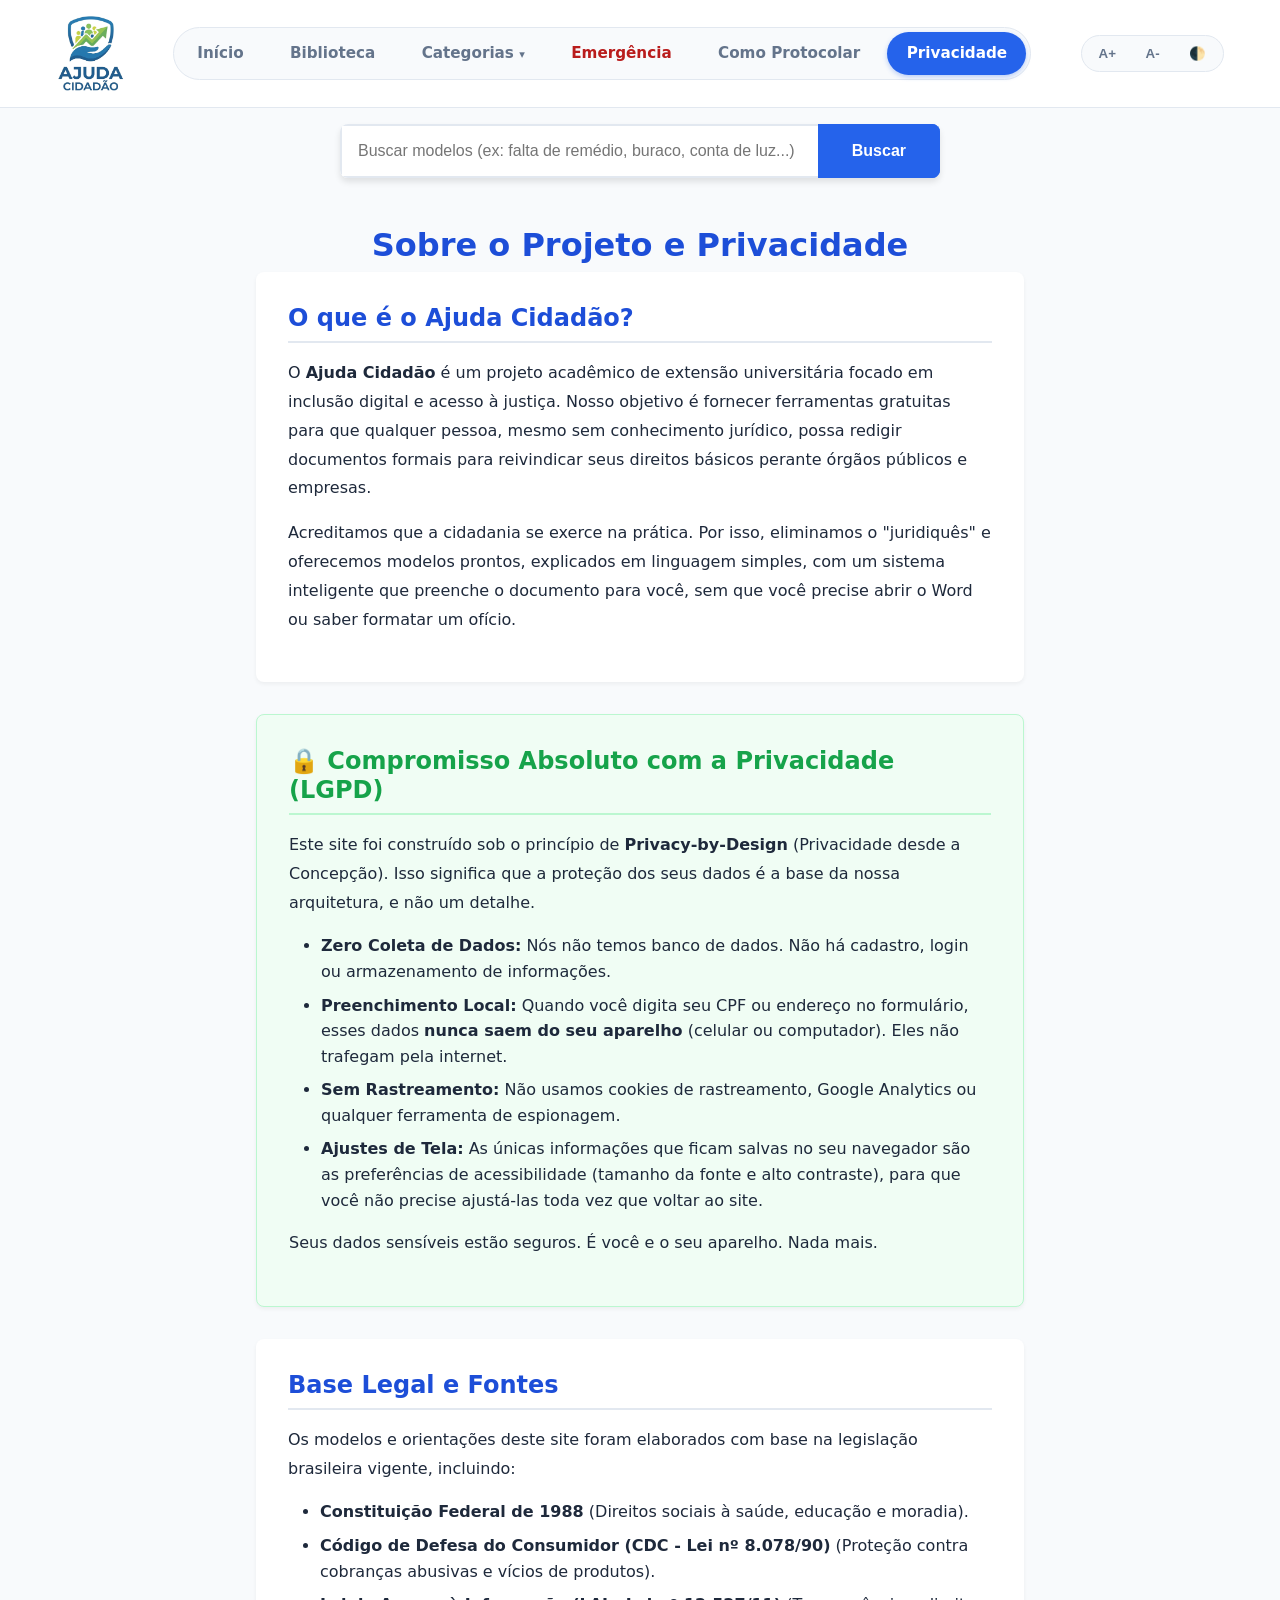
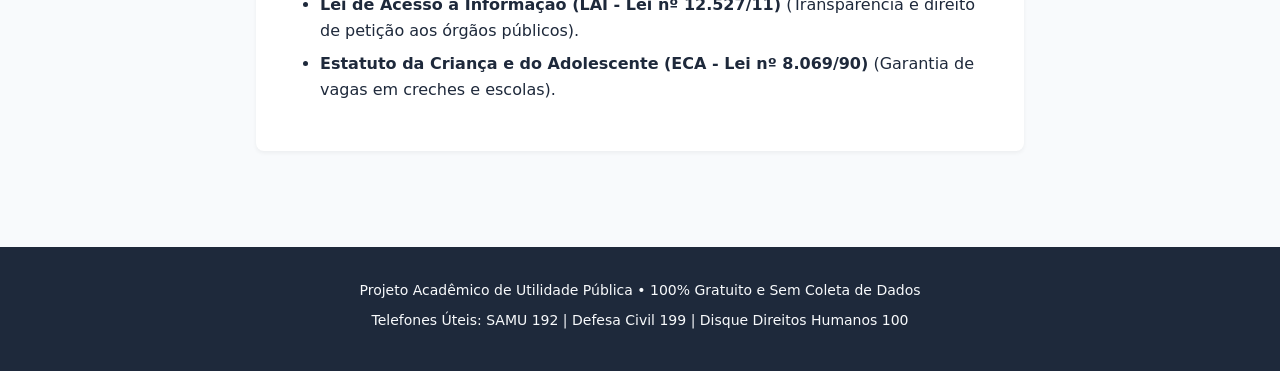
<file: sobre.html>
<!DOCTYPE html>
<html lang="pt-BR">
<head>
    <meta charset="UTF-8">
    <meta name="viewport" content="width=device-width, initial-scale=1.0">
    <title>Sobre o Projeto - Ajuda Cidadão</title>
    
    <link rel="stylesheet" href="css/base.css">
    <link rel="stylesheet" href="css/layout.css">
    <link rel="stylesheet" href="css/componentes.css">
    <link rel="stylesheet" href="css/guia-sobre.css">
</head>
<body>

    <header class="cabecalho no-print">
        <div class="cabecalho-conteudo">
            <a href="index.html" class="logo" aria-label="Página inicial do Ajuda Cidadão">
                <img src="assets/icons/logo.jpg" alt="Ajuda Cidadão" class="logo-img">
            </a>
            
            <nav class="menu-principal" id="menu-principal" aria-label="Navegação principal">
                <!-- O JS vai adicionar a classe 'ativo' automaticamente -->
                <a href="index.html" class="menu-link">Início</a>
                <a href="biblioteca.html" class="menu-link">Biblioteca</a>
                
                <button class="menu-mega-btn" aria-haspopup="true" aria-expanded="false">
                    Categorias <span class="seta">▾</span>
                </button>
                
                <a href="diretorio-emergencia.html" class="menu-link">Emergência</a>
                <a href="guia-protocolo.html" class="menu-link">Como Protocolar</a>
                <a href="sobre.html" class="menu-link">Privacidade</a>
            </nav>

            <div class="barra-acessibilidade" aria-label="Controles de acessibilidade">
                <button id="btn-aumentar-fonte" title="Aumentar fonte">A+</button>
                <button id="btn-diminuir-fonte" title="Diminuir fonte">A-</button>
                <button id="btn-alto-contraste" title="Alternar alto contraste">🌓</button>
            </div>

            <!-- Botão Hamburger (Só aparece no celular) -->
            <button class="menu-hamburger" aria-label="Abrir menu" aria-expanded="false" aria-controls="menu-principal">
                <svg width="28" height="28" viewBox="0 0 24 24" fill="none" stroke="currentColor" stroke-width="2" stroke-linecap="round" stroke-linejoin="round"><line x1="3" y1="12" x2="21" y2="12"></line><line x1="3" y1="6" x2="21" y2="6"></line><line x1="3" y1="18" x2="21" y2="18"></line></svg>
            </button>
        </div>

        <!-- MEGA MENU (Full-Width) -->
        <div class="mega-menu" id="mega-menu">
            <div class="mega-menu-conteudo">
                <div class="mega-coluna">
                    <h3><a href="biblioteca.html?cat=saude">Saúde Pública</a></h3>
                    <p>Medicamentos, consultas e direitos no SUS.</p>
                </div>
                <div class="mega-coluna">
                    <h3><a href="biblioteca.html?cat=consumidor">Direitos do Consumidor</a></h3>
                    <p>Cobranças abusivas, cancelamentos e defeitos.</p>
                </div>
                <div class="mega-coluna">
                    <h3><a href="biblioteca.html?cat=bairro">Infraestrutura do Bairro</a></h3>
                    <p>Buracos na rua, iluminação e saneamento.</p>
                </div>
                <div class="mega-coluna">
                    <h3><a href="biblioteca.html?cat=educacao">Educação e Creches</a></h3>
                    <p>Vagas em creches e escolas municipais.</p>
                </div>
                <div class="mega-coluna">
                    <h3><a href="biblioteca.html?cat=habitacao">Habitação e Isenções</a></h3>
                    <p>Isenção de IPTU, contratos e direitos.</p>
                </div>
                <div class="mega-coluna">
                    <h3><a href="biblioteca.html?cat=servicos">Serviços Essenciais</a></h3>
                    <p>Corte de água, luz e religação.</p>
                </div>
                <div class="mega-coluna">
                    <h3><a href="biblioteca.html?cat=pequenas-causas">Pequenas Causas</a></h3>
                    <p>Cobranças, acidentes e danos do dia a dia.</p>
                </div>
                <div class="mega-coluna">
                    <h3><a href="biblioteca.html?cat=seguranca">Segurança Pública</a></h3>
                    <p>Abuso de autoridade, denúncias e BO.</p>
                </div>
            </div>
        </div>
    </header>
    <!-- ÁREA DE BUSCA RÁPIDA -->
    <div class="area-controles no-print">
        <div class="busca-container">
                <label for="campo-busca" class="sr-only">Buscar modelos por palavra-chave</label>
                <input type="text" id="campo-busca" placeholder="Buscar modelos (ex: falta de remédio, buraco, conta de luz...)">
                <button type="button" aria-label="Buscar">Buscar</button>
            </div>
    </div>

        <main class="container pagina-conteudo">
                <h1 class="titulo-pagina">Sobre o Projeto e Privacidade</h1>

        <section class="bloco-texto">
        <h2>O que é o Ajuda Cidadão?</h2>
        <p>O <strong>Ajuda Cidadão</strong> é um projeto acadêmico de extensão universitária focado em inclusão digital e acesso à justiça. Nosso objetivo é fornecer ferramentas gratuitas para que qualquer pessoa, mesmo sem conhecimento jurídico, possa redigir documentos formais para reivindicar seus direitos básicos perante órgãos públicos e empresas.</p>
        <p>Acreditamos que a cidadania se exerce na prática. Por isso, eliminamos o "juridiquês" e oferecemos modelos prontos, explicados em linguagem simples, com um sistema inteligente que preenche o documento para você, sem que você precise abrir o Word ou saber formatar um ofício.</p>
        </section>

        <section class="bloco-texto destaque-privacidade">
        <h2>🔒 Compromisso Absoluto com a Privacidade (LGPD)</h2>
        <p>Este site foi construído sob o princípio de <strong>Privacy-by-Design</strong> (Privacidade desde a Concepção). Isso significa que a proteção dos seus dados é a base da nossa arquitetura, e não um detalhe.</p>
        <ul>
        <li><strong>Zero Coleta de Dados:</strong> Nós não temos banco de dados. Não há cadastro, login ou armazenamento de informações.</li>
        <li><strong>Preenchimento Local:</strong> Quando você digita seu CPF ou endereço no formulário, esses dados <strong>nunca saem do seu aparelho</strong> (celular ou computador). Eles não trafegam pela internet.</li>
        <li><strong>Sem Rastreamento:</strong> Não usamos cookies de rastreamento, Google Analytics ou qualquer ferramenta de espionagem.</li>
        <li><strong>Ajustes de Tela:</strong> As únicas informações que ficam salvas no seu navegador são as preferências de acessibilidade (tamanho da fonte e alto contraste), para que você não precise ajustá-las toda vez que voltar ao site.</li>
        </ul>
        <p>Seus dados sensíveis estão seguros. É você e o seu aparelho. Nada mais.</p>
        </section>

        <section class="bloco-texto">
        <h2>Base Legal e Fontes</h2>
        <p>Os modelos e orientações deste site foram elaborados com base na legislação brasileira vigente, incluindo:</p>
        <ul>
        <li><strong>Constituição Federal de 1988</strong> (Direitos sociais à saúde, educação e moradia).</li>
        <li><strong>Código de Defesa do Consumidor (CDC - Lei nº 8.078/90)</strong> (Proteção contra cobranças abusivas e vícios de produtos).</li>
        <li><strong>Lei de Acesso à Informação (LAI - Lei nº 12.527/11)</strong> (Transparência e direito de petição aos órgãos públicos).</li>
        <li><strong>Estatuto da Criança e do Adolescente (ECA - Lei nº 8.069/90)</strong> (Garantia de vagas em creches e escolas).</li>
        </ul>
        </section>

        </main>

    <footer class="rodape no-print">
        <p>Projeto Acadêmico de Utilidade Pública • 100% Gratuito e Sem Coleta de Dados</p>
        <p>Telefones Úteis: SAMU 192 | Defesa Civil 199 | Disque Direitos Humanos 100</p>
    </footer>

    <!-- JS -->
    <script src="js/app.js"></script>
    <script src="js/menu.js"></script>
    <script src="js/home.js"></script>
    <script src="js/animacoes.js"></script>
</body>
</html>
</file>
<file: css/base.css>
/* ================================================================
   BASE — RESET E ESTILOS FUNDAMENTAIS
   
   O que faz: Padroniza a aparência entre navegadores e define regras
              básicas de acessibilidade e leitura.
   Depende de: variaveis.css
   Mexe em: Todo o DOM do site.
   ================================================================ */

@import url('variaveis.css');

/* Reset básico */
*, *::before, *::after {
  box-sizing: border-box;
  margin: 0;
  padding: 0;
}

/* Rolagem suave e fonte base */
html {
  scroll-behavior: smooth;
  font-size: 16px; /* Base para o A+ e A- */
}

body {
  font-family: var(--fonte-base);
  color: var(--cor-texto);
  background-color: var(--cor-fundo);
  line-height: 1.6;
  -webkit-font-smoothing: antialiased;
}

/* Acessibilidade: Foco visível para navegação por teclado */
:focus-visible {
  outline: 3px solid var(--cor-primaria);
  outline-offset: 0;
}

/* Elementos de mídia não vazam do container */
img, svg {
  max-width: 100%;
  display: block;
}

/* Links básicos */
a {
  color: var(--cor-primaria);
  text-decoration: none;
}
a:hover {
  text-decoration: underline;
}

/* Títulos */
h1, h2, h3, h4 {
  line-height: 1.2;
  color: var(--cor-texto);
  margin-bottom: var(--espaco-pequeno);
}

/* Acessibilidade: Esconde visualmente, mas mantém para leitores de tela */
.sr-only {
  position: absolute;
  width: 1px;
  height: 1px;
  padding: 0;
  margin: -1px;
  overflow: hidden;
  clip: rect(0, 0, 0, 0);
  white-space: nowrap;
  border-width: 0;
}

/* Animações de Scroll */
.animar-scroll {
  opacity: 0;
  transform: translateY(30px);
  transition: opacity 0.6s ease-out, transform 0.6s ease-out;
}

.animar-scroll.visivel {
  opacity: 1;
  transform: translateY(0);
}
</file>
<file: css/layout.css>
/* ================================================================
   LAYOUT — ESTRUTURA E POSICIONAMENTO
   
   O que faz: Organiza o cabeçalho, o rodapé e o container principal.
              Define a grade responsiva (Mobile-First).
   Depende de: variaveis.css
   Mexe em: Estrutura das 5 páginas.
   ================================================================ */

body {
  display: flex;
  flex-direction: column;
  min-height: 100vh;
}

main, .container {
  flex: 1; /* Faz o conteúdo principal esticar e empurrar o rodapé para baixo */
}

/* Cabeçalho */
.cabecalho {
  background-color: var(--cor-fundo-caixa);
  border-bottom: 1px solid var(--cor-borda);
  position: sticky;
  top: 0;
  z-index: 100;
}

.cabecalho-conteudo {
  max-width: 1200px;
  margin: 0 auto;
  padding: var(--espaco-medio);
  display: flex;
  flex-direction: column; /* Mobile-first: empilha no celular */
  gap: var(--espaco-medio);
  align-items: center;
}

/* No celular, os menus ficam empilhados mas com respiro */
.cabecalho-conteudo {
  display: flex;
  flex-direction: column;
  align-items: center;
  gap: 1rem;
}

@media (min-width: 992px) {
  .cabecalho-conteudo {
    flex-direction: row; 
    justify-content: space-between; /* Logo na esquerda, menu no centro, acessibilidade na direita */
  }
}

.menu-principal {
  display: flex;
  flex-wrap: wrap;
  justify-content: center;
  gap: 0.25rem; /* Espaço menor entre os links */
  background-color: var(--cor-fundo);
  padding: 0.25rem;
  border-radius: 50px; /* Formato de pílula */
  border: 1px solid var(--cor-borda);
}

.rodape {
  background-color: var(--cor-texto);
  color: var(--cor-fundo);
  text-align: center;
  padding: var(--espaco-grande) var(--espaco-medio);
  margin-top: var(--espaco-grande);
  font-size: 0.875rem;
}

.rodape p {
  margin-bottom: var(--espaco-pequeno);
}

/* Container Principal (para as outras páginas) */
.container {
  max-width: 1200px;
  margin: 0 auto;
  padding: var(--espaco-grande) var(--espaco-medio);
}

/* =========================================
   MENU HAMBURGER E RESPONSIVIDADE DO CABEÇALHO
   ========================================= */
.menu-hamburger {
  display: none; /* Escondido no desktop */
  background: transparent;
  border: none;
  color: var(--cor-texto-leve);
  cursor: pointer;
  padding: 0.5rem;
}

@media (max-width: 991px) {
  /* Alinha Logo, Acessibilidade e Hamburger na mesma linha */
  .cabecalho-conteudo {
    flex-direction: row;
    justify-content: space-between;
    padding: 0.5rem 1rem;
  }

  .logo { flex: 0 0 auto; }
  .logo-img { max-height: 50px; }

  /* Centraliza a barra de acessibilidade entre a logo e o menu */
  .barra-acessibilidade {
    margin: 0 auto; 
  }

  /* Mostra o botão hamburger */
  .menu-hamburger {
    display: block;
  }

  /* Transforma o menu principal em uma gaveta (dropdown) */
  .menu-principal {
    display: none; /* Esconde o menu normal */
    position: absolute;
    top: 100%;
    left: 0;
    width: 100%;
    flex-direction: column;
    background-color: var(--cor-fundo-caixa);
    border-bottom: 1px solid var(--cor-borda);
    box-shadow: 0 10px 15px -3px rgba(0,0,0,0.1);
    padding: 1rem;
    z-index: 999;
    border-radius: 0; /* Tira o formato de pílula no celular */
  }

  /* Classe ativada pelo JS para abrir o menu */
  .menu-principal.aberto {
    display: flex;
  }

  /* Deixa os links com área de clique maior e alinhados à esquerda */
  .menu-principal a, 
  .menu-principal button {
    width: 100%;
    text-align: left;
    padding: 1rem;
    border-radius: 8px;
    justify-content: space-between;
  }
}

@media (max-width: 991px) {
  /* Alinha Logo, Acessibilidade e Hamburger na mesma linha */
  .cabecalho-conteudo {
    flex-direction: row;
    justify-content: space-between;
    padding: 0.5rem 1rem;
  }

  .logo { flex: 0 0 auto; }
  .logo-img { max-height: 50px; }

  .barra-acessibilidade {
    margin: 0 auto; 
  }

  /* Mostra o botão hamburger */
  .menu-hamburger {
    display: block;
  }
  
  /* Impede que o clique no ícone SVG bugue o botão */
  .menu-hamburger svg {
    pointer-events: none;
  }

  /* Força o menu a esconder no celular por padrão */
  .menu-principal {
    display: none !important; /* O !important garante que ele esconda */
    position: absolute;
    top: 100%;
    left: 0;
    width: 100%;
    flex-direction: column;
    background-color: var(--cor-fundo-caixa);
    border-bottom: 1px solid var(--cor-borda);
    box-shadow: 0 10px 15px -3px rgba(0,0,0,0.1);
    padding: 1rem;
    z-index: 999;
    border-radius: 0;
  }

  /* Força o menu a aparecer quando tem a classe 'aberto' */
  .menu-principal.aberto {
    display: flex !important;
  }

  .menu-principal a, 
  .menu-principal button {
    width: 100%;
    text-align: left;
    padding: 1rem;
    border-radius: 8px;
    justify-content: space-between;
  }
}
</file>
<file: css/componentes.css>
/* ================================================================
   COMPONENTES — ELEMENTOS REUTILIZÁVEIS
   
   O que faz: Estiliza botões, inputs, a barra de acessibilidade e
              os cartões (cards) que serão usados em várias páginas.
   Depende de: variaveis.css
   Mexe em: Qualquer página que use esses componentes.
   ================================================================ */

/* =========================================
   ESTILOS DO MENU E ACESSIBILIDADE
   ========================================= */

.menu-principal a {
  padding: 0.6rem 1.2rem;
  border-radius: 50px; /* Botões arredondados */
  font-weight: 600;
  font-size: 0.95rem;
  color: var(--cor-texto-leve);
  text-decoration: none;
  transition: all 0.3s ease;
}

.menu-principal a:hover {
  color: var(--cor-primaria-escura);
  background-color: var(--cor-primaria-clara);
}

/* Página Ativa (O visual de selecionado) */
.menu-principal a.ativo {
  background-color: var(--cor-primaria);
  color: white;
  box-shadow: 0 2px 5px rgba(37, 99, 235, 0.3); /* Sombra azul suave */
}

/* Correção de Acessibilidade: Alto Contraste */
body.alto-contraste .menu-principal a.ativo,
body.alto-contraste .busca-container button,
body.alto-contraste .btn-imprimir,
body.alto-contraste .btn-card {
  color: #000000 !important; /* Texto preto no fundo amarelo */
}

/* Barra de Acessibilidade Moderna */
.barra-acessibilidade {
  display: flex;
  gap: 0.25rem;
  background-color: var(--cor-fundo);
  padding: 0.25rem;
  border-radius: 50px;
  border: 1px solid var(--cor-borda);
}

.barra-acessibilidade button {
  background: transparent;
  border: none;
  border-radius: 50px;
  padding: 0.4rem 0.8rem;
  cursor: pointer;
  font-weight: bold;
  color: var(--cor-texto-leve);
  transition: all 0.2s;
}

.barra-acessibilidade button:hover {
  background-color: var(--cor-primaria-clara);
  color: var(--cor-primaria-escura);
}

/* Campo de Busca */
.busca-container {
  display: flex;
  width: 100%;
  max-width: 600px;
  margin: var(--espaco-medio) auto;
  box-shadow: 0 4px 6px rgba(0,0,0,0.1);
  border-radius: var(--borda-arredondada);
  overflow: hidden;
}

.busca-container input {
  flex: 1;
  padding: var(--espaco-medio);
  border: 2px solid var(--cor-borda);
  border-right: none;
  font-size: 1rem;
  outline: none;
}

.busca-container input:focus {
  border-color: var(--cor-primaria);
}

.busca-container button {
  background-color: var(--cor-primaria);
  color: white;
  border: 2px solid var(--cor-primaria);
  padding: 0 var(--espaco-grande);
  font-size: 1rem;
  font-weight: bold;
  cursor: pointer;
  transition: background 0.2s;
}

.busca-container button:hover {
  background-color: var(--cor-primaria-escura);
}

/* Cartões (Cards) */
.card {
  background-color: var(--cor-fundo-caixa);
  border: 1px solid var(--cor-borda);
  border-radius: var(--borda-arredondada);
  padding: var(--espaco-medio);
  transition: transform 0.2s, box-shadow 0.2s;
  display: flex;
  flex-direction: column;
  text-decoration: none; /* Remove o sublinhado padrão de link */
}

/* Garante que o sublinhado não apareça nem ao passar o mouse */
.card:hover, .card * {
  text-decoration: none !important;
}

.card:hover {
  transform: translateY(-4px);
  box-shadow: 0 10px 15px -3px rgba(0,0,0,0.1);
}

.card h3 {
  font-size: 1.125rem;
  margin-bottom: var(--espaco-pequeno);
}

.card p {
  color: var(--cor-texto-leve);
  font-size: 0.875rem;
  flex: 1; /* Empurra o botão para baixo */
  margin-bottom: var(--espaco-medio);
}

.card .btn-card {
  display: inline-block;
  background-color: var(--cor-primaria-clara);
  color: var(--cor-primaria);
  padding: var(--espaco-pequeno) var(--espaco-medio);
  border-radius: var(--borda-arredondada);
  font-weight: bold;
  font-size: 0.875rem;
  text-align: center;
}

.card .btn-card:hover {
  background-color: var(--cor-primaria);
  color: white;
  text-decoration: none;
}
/* =========================================
   LOGO DA MARCA
   ========================================= */
.logo {
  display: flex;
  align-items: center;
  text-decoration: none;
}

.logo-img {
  max-height: 75px; /* Ajuste este valor se achar a logo muito grande/pequena */
  width: auto;
  display: block;
}

/* =========================================
   MENU PRINCIPAL E MEGA MENU
   ========================================= */

.menu-principal {
  display: flex;
  align-items: center;
  gap: 0.5rem;
}

.menu-link, .menu-mega-btn {
  padding: 0.6rem 1.2rem;
  border-radius: 50px;
  font-weight: 600;
  font-size: 0.95rem;
  color: var(--cor-texto-leve);
  text-decoration: none;
  transition: all 0.3s ease;
  background: transparent;
  border: none;
  cursor: pointer;
  font-family: inherit;
}

.menu-link:hover, .menu-mega-btn:hover {
  color: var(--cor-primaria-escura);
  background-color: var(--cor-primaria-clara);
}

/* Página Ativa (Controlada pelo JS agora) */
.menu-link.ativo {
  background-color: var(--cor-primaria);
  color: white;
  box-shadow: 0 2px 5px rgba(37, 99, 235, 0.3);
}

.seta {
  font-size: 0.7rem;
  transition: transform 0.3s;
  display: inline-block;
}

.menu-mega-btn[aria-expanded="true"] .seta {
  transform: rotate(180deg);
}

/* O MEGA MENU (Full-Width) */
.mega-menu {
  position: absolute;
  top: 100%;
  left: 0;
  width: 100%;
  background-color: var(--cor-fundo-caixa);
  border-bottom: 1px solid var(--cor-borda);
  box-shadow: 0 10px 15px -3px rgba(0,0,0,0.05);
  
  /* Animação inicial (escondido) */
  opacity: 0;
  visibility: hidden;
  transform: translateY(-10px);
  transition: all 0.3s ease;
  z-index: 1050;
}

.mega-menu.mostrar {
  opacity: 1;
  visibility: visible;
  transform: translateY(0);
}

.mega-menu-conteudo {
  max-width: 1200px;
  margin: 0 auto;
  padding: var(--espaco-grande) var(--espaco-medio);
  display: grid;
  grid-template-columns: repeat(1, 1fr); /* Mobile: 1 coluna */
  gap: var(--espaco-grande);
}

@media (min-width: 768px) {
  .mega-menu-conteudo {
    grid-template-columns: repeat(3, 1fr); /* Desktop: 3 colunas */
  }
}

@media (min-width: 1024px) {
  .mega-menu-conteudo {
    grid-template-columns: repeat(4, 1fr); /* Telas grandes: 2 linhas (4+3) */
  }
}

.mega-coluna h3 {
  font-size: 1rem;
  margin-bottom: 0.5rem;
}

.mega-coluna h3 a {
  color: var(--cor-primaria);
  text-decoration: none;
  display: flex;
  align-items: center;
  gap: 0.5rem;
}

.mega-coluna h3 a:hover {
  color: var(--cor-primaria-escura);
  text-decoration: underline;
}

.mega-coluna p {
  font-size: 0.875rem;
  color: var(--cor-texto-leve);
  line-height: 1.4;
  margin: 0;
}

/* =========================================
   LINK "EMERGÊNCIA" — DIFERENCIAÇÃO SUTIL
   Vermelho opaco quando inativo; estado ativo segue o padrão azul dos outros.
   ========================================= */
.menu-principal .menu-link[href="diretorio-emergencia.html"]:not(.ativo) {
  color: #b91c1c;
}

.menu-principal .menu-link[href="diretorio-emergencia.html"]:not(.ativo):hover {
  color: #991b1b;
  background-color: #fef2f2;
}

/* Alto Contraste: mantém amarelo como os outros links */
body.alto-contraste .menu-principal .menu-link[href="diretorio-emergencia.html"]:not(.ativo) {
  color: #ffff00;
}

body.alto-contraste .menu-principal .menu-link[href="diretorio-emergencia.html"]:not(.ativo):hover {
  background-color: #333333;
  color: #ffff00;
}
</file>
<file: css/home.css>
/* ================================================================
   HOME — ESTILOS DA PÁGINA INICIAL
   
   O que faz: Dá o visual de destaque (Hero) e organiza as grades
              de categorias e atalhos da página index.html.
   Depende de: variaveis.css, layout.css, componentes.css
   Mexe em: index.html
   ================================================================ */

.hero {
  background: linear-gradient(135deg, var(--cor-primaria) 0%, var(--cor-primaria-escura) 100%);
  color: white;
  padding: var(--espaco-grande) var(--espaco-medio);
  text-align: center;
}

.hero h1 {
  color: white;
  font-size: 2rem;
  max-width: 800px;
  margin: 0 auto var(--espaco-medio) auto;
}

.hero p {
  font-size: 1.125rem;
  max-width: 600px;
  margin: 0 auto;
  opacity: 0.9;
}

.secao-titulo {
  text-align: left;
  /* Adiciona o max-width e o margin auto para alinhar com os cards */
  max-width: 1200px;
  margin: var(--espaco-grande) auto var(--espaco-medio) auto;
  /* Adiciona o padding lateral para o texto não colar na borda no celular */
  padding: 0 var(--espaco-medio) var(--espaco-pequeno) var(--espaco-medio);
  font-size: 1.5rem;
  border-bottom: 2px solid var(--cor-borda);
  color: var(--cor-texto);
}

/* Grades de Categorias e Atalhos */
.grid-categorias, .grid-atalhos {
  display: grid;
  grid-template-columns: 1fr; /* Mobile: 1 coluna */
  gap: var(--espaco-medio);
  max-width: 1200px;
  margin: 0 auto;
  padding: 0 var(--espaco-medio);
}

@media (min-width: 768px) {
  .grid-categorias { grid-template-columns: repeat(2, 1fr); }
  .grid-atalhos { grid-template-columns: repeat(3, 1fr); }
}

@media (min-width: 992px) {
  .grid-categorias { grid-template-columns: repeat(4, 1fr); }
}

/* ================================================================
   NOVAS SEÇÕES DA HOME (Privacidade, Como Funciona, Ajuda)
   ================================================================ */

/* Selo de Privacidade no Hero */
.selo-privacidade {
  display: inline-block;
  background-color: rgba(255, 255, 255, 0.15);
  border: 1px solid rgba(255, 255, 255, 0.3);
  color: white;
  padding: 0.5rem 1rem;
  border-radius: 20px;
  font-size: 0.875rem;
  margin-top: var(--espaco-medio);
  backdrop-filter: blur(4px);
}

/* Seção Como Funciona */
.como-funciona {
  max-width: 1200px;
  margin: 0 auto;
  padding: var(--espaco-grande) var(--espaco-medio);
}

.grid-passos {
  display: grid;
  grid-template-columns: 1fr;
  gap: var(--espaco-grande);
  margin-top: var(--espaco-grande);
  text-align: left; /* Muda para alinhamento à esquerda, mais editorial */
}

@media (min-width: 768px) {
  .grid-passos {
    grid-template-columns: repeat(3, 1fr);
    position: relative;
  }
  
  /* Linha sutil conectando os passos no desktop */
  .grid-passos::before {
    content: '';
    position: absolute;
    top: 30px;
    left: 10%;
    right: 10%;
    height: 1px;
    background-color: #e2e8f0;
    z-index: -1;
  }
}

.passo {
  background-color: transparent; /* Remove o fundo */
  padding: 0;
  border: none; /* Remove as bordas */
  box-shadow: none;
}

.passo-icone {
  width: 60px;
  height: 60px;
  background-color: #ffffff; /* Fundo branco */
  color: var(--cor-primaria); /* Número na cor de destaque */
  font-size: 1.75rem;
  font-weight: 800;
  display: flex;
  align-items: center;
  justify-content: center;
  border-radius: 50%;
  border: 2px solid #e2e8f0; /* Borda fina em vez de fundo cheio */
  margin: 0 0 1.5rem 0; /* Alinha à esquerda */
  transition: all 0.3s ease;
}

.passo:hover .passo-icone {
  border-color: var(--cor-primaria);
  color: #ffffff;
  background-color: var(--cor-primaria);
}

.passo h3 {
  font-size: 1.25rem;
  margin-bottom: 0.5rem;
  color: var(--cor-texto);
  font-weight: 700;
}

.passo p {
  color: #64748b;
  font-size: 0.95rem;
  line-height: 1.6;
}

/* Seção de Ajuda Adicional */
.ajuda-adicional {
  max-width: 1200px;
  margin: var(--espaco-grande) auto 0 auto;
  padding: var(--espaco-grande) var(--espaco-medio);
  background-color: var(--cor-primaria-clara);
  border-radius: var(--borda-arredondada);
  text-align: center;
}

.ajuda-adicional h2 {
  color: var(--cor-primaria-escura);
  margin-bottom: var(--espaco-pequeno);
  text-align: left;
  border-bottom: 1px solid var(--cor-primaria); /* Linha azul para combinar com a caixa */
  padding-bottom: var(--espaco-pequeno);
}

.ajuda-adicional > p {
  color: var(--cor-texto-leve);
  margin-bottom: var(--espaco-grande);
}

.grid-contatos {
  display: grid;
  grid-template-columns: 1fr;
  gap: var(--espaco-medio);
}

@media (min-width: 768px) {
  .grid-contatos {
    grid-template-columns: repeat(3, 1fr);
  }
}

.contato-card {
  background-color: var(--cor-fundo-caixa);
  padding: var(--espaco-medio);
  border-radius: var(--borda-arredondada);
  box-shadow: 0 2px 4px rgba(0,0,0,0.05);
}

.contato-card strong {
  display: block;
  color: var(--cor-primaria);
  font-size: 1.125rem;
  margin-bottom: var(--espaco-pequeno);
}

.contato-card p {
  font-size: 0.875rem;
  color: var(--cor-texto);
  margin-bottom: 0;
}
/* Categorias Refinadas (Sem tarja, foco no conteúdo) */
.grid-categorias .card {
  border: 1px solid #e2e8f0;
  border-radius: 16px;
  padding: 2rem 1.5rem;
  background-color: #ffffff;
  transition: all 0.3s ease;
  box-shadow: 0 4px 6px -1px rgba(0,0,0,0.02);
}

.grid-categorias .card:hover {
  border-color: #cbd5e1;
  transform: translateY(-4px);
  box-shadow: 0 12px 20px -8px rgba(0,0,0,0.08);
}

.grid-categorias .card h3 {
  font-size: 1.25rem;
  font-weight: 700;
  margin-bottom: 0.75rem;
  color: var(--cor-texto);
}

.grid-categorias .card p {
  font-size: 0.95rem;
  color: #64748b;
  line-height: 1.5;
  margin-bottom: 1.5rem;
}

/* Cores nos botões e fundo pastel no hover */
.card-saude .btn-card { color: #10b981; }
.card-saude:hover { border-color: #10b981; background-color: #ecfdf5; }
.card-saude:hover .btn-card { color: #10b981; }

.card-consumidor .btn-card { color: #d97706; }
.card-consumidor:hover { border-color: #f59e0b; background-color: #ffeeda; }
.card-consumidor:hover .btn-card { color: #d97706; }

.card-bairro .btn-card { color: #2563eb; }
.card-bairro:hover { border-color: #3b82f6; background-color: #eff6ff; }
.card-bairro:hover .btn-card { color: #2563eb; }

.card-servicos .btn-card { color: #7c3aed; }
.card-servicos:hover { border-color: #7c3aed; background-color: #f5f3ff; }
.card-servicos:hover .btn-card { color: #7c3aed; }

.card-pequenas-causas .btn-card { color: #dc2626; }
.card-pequenas-causas:hover { border-color: #dc2626; background-color: #fef2f2; }
.card-pequenas-causas:hover .btn-card { color: #dc2626; }

/* Deixa o botão 'Ver Modelos' mais limpo */
.grid-categorias .btn-card {
  background: transparent;
  padding: 0;
  font-weight: 600;
  display: inline-flex;
  align-items: center;
}

/* Ignora a regra azul padrão no hover */
.grid-categorias .card:hover .btn-card {
  background-color: transparent;
}

/* Traz a setinha de volta e cria a animação */
.grid-categorias .btn-card::after {
  content: ' →';
  transition: transform 0.2s ease;
}

/* Faz a setinha deslizar para a direita no hover */
.grid-categorias .card:hover .btn-card::after {
  transform: translateX(4px);
}

/* Botão que leva ao Diretório de Emergência (na seção ajuda-adicional) */
.btn-emergencia-home {
  display: inline-block;
  margin-top: var(--espaco-grande);
  padding: 0.75rem 1.5rem;
  background-color: var(--cor-alerta);
  color: white;
  font-weight: 700;
  font-size: 1rem;
  border-radius: 50px;
  text-decoration: none;
  transition: all 0.2s ease;
}

.btn-emergencia-home:hover {
  background-color: #c2410c;
  text-decoration: none;
  transform: translateY(-1px);
  box-shadow: 0 4px 12px rgba(234, 88, 12, 0.3);
}

body.alto-contraste .btn-emergencia-home {
  background-color: #ffff00;
  color: #000000;
}

/* ===== Hero com ilustração de fundo (à direita, atrás do conteúdo) ===== */
.hero {
    position: relative;
    background-color: #2563eb;   /* azul base — liga com o azul da imagem */
    overflow: hidden;
}

/* A ilustração entra aqui, como camada decorativa atrás do texto */
.hero::before {
    content: "";
    position: absolute;
    top: 0;
    right: 0;
    bottom: 0;
    width: 55%;                  /* ocupa só a metade direita no desktop */
    background-image: url('../assets/imagens/hero-cidadaos.png');
    background-repeat: no-repeat;
        background-position: 0% center; /* 80% da esquerda = 20% de distância da direita */
    background-size: auto 100%;  /* altura total, largura proporcional (sem distorcer) */
    opacity: 0.9;                /* 0.9 = quase cheia; baixe p/ fundir mais */
    z-index: 0;
    pointer-events: none;        /* não rouba cliques da busca */
}

/* Garante que título, subtítulo e busca fiquem NA FRENTE da imagem */
.hero .container {
    position: relative;
    z-index: 1;
}

/* Mobile: a ilustração vira um toque sutil atrás do texto (não polui) */
@media (max-width: 768px) {
    .hero::before {
        display: none;
    }
}
</file>
<file: css/triagem.css>
/* ================================================================
   TRIAGEM — ESTILOS DO ASSISTENTE (WIZARD)
   
   O que faz: Estiliza a caixa do assistente na Home, incluindo o grid
              inicial com ícones e a lista editorial de sub-opções.
   Depende de: variaveis.css
   Mexe em: index.html (via classes geradas pelo JS)
   ================================================================ */

.container-triagem {
  background-color: #ffffff;
  border: 1px solid #e2e8f0;
  border-radius: 16px;
  padding: 3rem 2rem;
  max-width: 1200px; 
  width: calc(100% - (var(--espaco-medio) * 2));
  margin: 0 auto var(--espaco-grande) auto;
  text-align: center;
  box-shadow: 0 10px 30px -10px rgba(0, 0, 0, 0.05);
}

.triagem-pergunta {
  font-size: 1.6rem;
  color: #1e293b;
  margin-bottom: 2rem;
  font-weight: 700;
  letter-spacing: -0.5px;
  text-align: left; /* Título à esquerda para combinar com a lista */
  padding-left: 1rem;
}

/* --- GRID DA TELA INICIAL --- */
.triagem-grid {
  display: grid;
  grid-template-columns: 1fr;
  gap: 1.5rem;
  text-align: left;
}

@media (min-width: 768px) {
  .triagem-grid { grid-template-columns: repeat(2, 1fr); }
}

@media (min-width: 992px) {
  .triagem-grid { grid-template-columns: repeat(3, 1fr); }
}

/* Card com Ícone Lateral (Tela Inicial) */
.btn-grid {
  display: flex;
  align-items: stretch;
  background-color: #ffffff;
  border: 1px solid #e2e8f0;
  border-radius: 12px;
  cursor: pointer;
  transition: all 0.2s ease;
  text-align: left;
  overflow: hidden;
}

.btn-grid:hover, .btn-grid:focus {
  border-color: var(--cor-primaria);
  box-shadow: 0 4px 12px rgba(37, 99, 235, 0.08);
  transform: translateY(-2px);
  outline: none;
}

.btn-grid-icone {
  color: #64748b;
  background-color: #f8fafc;
  width: 80px;
  display: flex;
  align-items: center;
  justify-content: center;
  transition: all 0.2s ease;
  flex-shrink: 0;
}

.btn-grid:hover .btn-grid-icone {
  color: var(--cor-primaria);
  background-color: #eff6ff;
}

.btn-grid-conteudo {
  padding: 1.5rem;
  display: flex;
  flex-direction: column;
  justify-content: center;
}

.btn-grid-conteudo h4 {
  font-size: 1.1rem;
  color: #1e293b;
  margin-bottom: 0.25rem;
  font-weight: 600;
}

.btn-grid-conteudo p {
  font-size: 0.85rem;
  color: #64748b;
  line-height: 1.5;
  margin: 0;
}

/* --- LISTA EDITORIAL DAS PERGUNTAS (Segunda Imagem) --- */
.triagem-lista {
  display: flex;
  flex-direction: column;
  width: 100%;
  margin: 0;
  text-align: left;
}

.btn-lista {
  display: flex;
  justify-content: space-between;
  align-items: center;
  background-color: transparent;
  border: none;
  border-bottom: 1px solid #e2e8f0; /* A linha fina de separação */
  padding: 1.5rem 1rem;
  cursor: pointer;
  transition: all 0.2s ease;
  text-align: left;
}

.btn-lista:hover, .btn-lista:focus {
  background-color: #f8fafc; /* Fundo quase invisível no hover */
  outline: none;
  border-bottom-color: var(--cor-primaria); /* A linha fica azul */
}

.btn-lista-texto h4 {
  font-size: 1.15rem;
  color: #1e293b;
  margin-bottom: 0.4rem;
  font-weight: 500;
  transition: color 0.2s;
}

.btn-lista-texto p {
  font-size: 0.95rem;
  color: #64748b;
  margin: 0;
  line-height: 1.4;
}

.btn-lista-seta {
  color: #cbd5e1;
  font-size: 1.2rem;
  transition: all 0.2s ease;
  padding-left: 1rem;
}

.btn-lista:hover .btn-lista-texto h4,
.btn-lista:hover .btn-lista-seta {
  color: var(--cor-primaria); /* Texto e seta ficam azuis no hover */
}

.btn-lista:hover .btn-lista-seta {
  transform: translateX(4px);
}

.triagem-voltar {
  background: transparent;
  color: #64748b;
  border: none;
  font-size: 0.95rem;
  font-weight: 600;
  cursor: pointer;
  margin-top: 2.5rem;
  padding: 0.5rem 1rem;
  transition: color 0.2s;
  
  /* MÁGICA AQUI: Joga o botão para a direita */
  display: block;
  margin-left: auto; 
  margin-right: 0; 
}

.triagem-voltar:hover {
  color: var(--cor-primaria);
  text-decoration: underline;
}

/* =========================================
   RESPONSIVIDADE (MOBILE)
   Ajusta margens, tamanhos de fonte e botões para telas pequenas
   ========================================= */
@media (max-width: 768px) {
  .container-triagem {
    padding: 2rem 1rem; /* Margem menor para não esmagar o conteúdo */
    width: calc(100% - 2rem);
  }

  .triagem-pergunta {
    font-size: 1.3rem; /* Título um pouco menor */
    padding-left: 0;   /* Alinha o título com o texto da lista */
    margin-bottom: 1.5rem;
  }

  /* Ajustes no Grid (Cards de ícone) */
  .btn-grid-icone {
    width: 60px; /* Diminui a barra lateral para sobrar mais espaço pro texto */
  }

  .btn-grid-conteudo {
    padding: 1rem;
  }

  .btn-grid-conteudo h4 {
    font-size: 1rem;
  }

  .btn-grid-conteudo p {
    font-size: 0.8rem;
  }

  /* Ajustes na Lista Editorial */
  .btn-lista {
    padding: 1.25rem 0; /* Tira o padding lateral para alinhar com o título */
  }

  .btn-lista-texto h4 {
    font-size: 1rem;
  }

  .btn-lista-texto p {
    font-size: 0.85rem;
  }

  /* Botão Voltar no Mobile */
  .triagem-voltar {
    margin-left: 0;       /* Remove o alinhamento à direita */
    width: 100%;          /* Botão de largura total (Fitts's Law) */
    text-align: center;
    background-color: #f8fafc;
    border: 1px solid #e2e8f0;
    border-radius: 8px;
    padding: 1rem;
    margin-top: 2rem;
  }
}
</file>
<file: css/biblioteca.css>
/* ================================================================
   BIBLIOTECA — ESTILOS DO CATÁLOGO
   
   O que faz: Estiliza a área de filtros (botões de categoria) e a
              grade de resultados (cards dinâmicos).
   Depende de: variaveis.css, componentes.css
   Mexe em: biblioteca.html
   ================================================================ */

.area-controles {
  background-color: var(--cor-fundo-caixa);
  padding: var(--espaco-grande) var(--espaco-medio);
  border-radius: var(--borda-arredondada);
  margin-bottom: var(--espaco-grande);
  box-shadow: 0 2px 4px rgba(0,0,0,0.05);
}

/* =========================================
   AJUSTE DO CAMPO DE BUSCA NA BIBLIOTECA
   (Como aqui não tem botão, precisamos
   restaurar a borda direita e tirar a sombra)
   ========================================= */
.area-controles .busca-container {
  box-shadow: none; /* Remove a sombra da Home */
  margin-bottom: var(--espaco-medio);
}

.area-controles .busca-container input {
  border: 2px solid var(--cor-borda); /* Devolve a borda completa */
  border-radius: var(--borda-arredondada);
  background-color: var(--cor-fundo);
}

.area-controles .busca-container input:focus {
  border-color: var(--cor-primaria);
  background-color: var(--cor-fundo-caixa);
}

.filtros-categoria {
  display: flex;
  flex-wrap: wrap;
  gap: var(--espaco-pequeno);
  justify-content: center;
  margin-top: var(--espaco-medio);
}

.filtro-btn {
  background-color: var(--cor-fundo);
  border: 1px solid var(--cor-borda);
  padding: 0.5rem 1rem;
  border-radius: 20px; /* Formato de pílula */
  cursor: pointer;
  font-size: 0.875rem;
  color: var(--cor-texto);
  transition: all 0.2s;
}

.filtro-btn:hover {
  border-color: var(--cor-primaria);
  color: var(--cor-primaria);
}

.filtro-btn.ativo {
  background-color: var(--cor-primaria);
  color: white;
  border-color: var(--cor-primaria);
}

/* Grade de Resultados */
.grid-resultados {
  display: grid;
  grid-template-columns: 1fr;
  gap: var(--espaco-medio);
}

@media (min-width: 768px) {
  .grid-resultados {
    grid-template-columns: repeat(2, 1fr);
  }
}

@media (min-width: 1024px) {
  .grid-resultados {
    grid-template-columns: repeat(3, 1fr);
  }
}

/* Tag de categoria dentro do card */
.card-tag {
  display: inline-block;
  background-color: var(--cor-primaria-clara);
  color: var(--cor-primaria);
  font-size: 0.75rem;
  font-weight: bold;
  padding: 0.25rem 0.5rem;
  border-radius: 4px;
  margin-bottom: var(--espaco-pequeno);
  text-transform: uppercase;
  letter-spacing: 0.5px;
}

/* Ajuste para o botão dentro do card da biblioteca */
.card .btn-card {
  margin-top: auto; /* Empurra o botão para o fundo do card */
}

.carregando {
  text-align: center;
  color: var(--cor-texto-leve);
  grid-column: 1 / -1;
  padding: var(--espaco-grande);
}
</file>
<file: css/diretorio.css>
/* ================================================================
   DIRETÓRIO — PÁGINA DE EMERGÊNCIA
   
   O que faz: Estiliza a página de contatos de emergência: aviso de
              urgência, grupos por tema, cards com número grande e
              botão de copiar.
   Depende de: variaveis.css
   Mexe em: diretorio-emergencia.html
   ================================================================ */

/* Cabeçalho da página */
.pagina-diretorio h1 {
  font-size: 2rem;
  margin-bottom: var(--espaco-pequeno);
  color: var(--cor-texto);
}

.intro-diretorio {
  color: var(--cor-texto-leve);
  font-size: 1.125rem;
  max-width: 720px;
  margin-bottom: var(--espaco-grande);
  line-height: 1.6;
}

/* Aviso de urgência no topo */
.aviso-urgencia {
  background-color: #fef2f2;
  border-left: 6px solid var(--cor-alerta);
  padding: var(--espaco-medio) var(--espaco-grande);
  border-radius: var(--borda-arredondada);
  margin-bottom: var(--espaco-grande);
}

.aviso-urgencia h2 {
  font-size: 1.125rem;
  color: #991b1b;
  margin-bottom: var(--espaco-pequeno);
}

.aviso-urgencia p {
  color: #7f1d1d;
  margin: 0;
  line-height: 1.6;
}

/* Grupos */
.grupo-emergencia {
  margin-bottom: var(--espaco-grande);
}

.grupo-titulo {
  font-size: 1.375rem;
  color: var(--cor-texto);
  padding-bottom: var(--espaco-pequeno);
  border-bottom: 2px solid var(--cor-borda);
  margin-bottom: var(--espaco-medio);
}

/* Grade de cards */
.grid-emergencia {
  display: grid;
  grid-template-columns: 1fr;
  gap: var(--espaco-medio);
}

@media (min-width: 640px) {
  .grid-emergencia { grid-template-columns: repeat(2, 1fr); }
}

@media (min-width: 992px) {
  .grid-emergencia { grid-template-columns: repeat(3, 1fr); }
}

/* Card individual */
.card-emergencia {
  background-color: var(--cor-fundo-caixa);
  border: 1px solid var(--cor-borda);
  border-radius: var(--borda-arredondada);
  padding: var(--espaco-medio);
  display: flex;
  flex-direction: column;
  gap: var(--espaco-pequeno);
  transition: box-shadow 0.2s ease, transform 0.2s ease;
}

.card-emergencia:hover {
  box-shadow: 0 4px 12px rgba(0, 0, 0, 0.06);
  transform: translateY(-2px);
}

.card-emergencia h3 {
  font-size: 1.125rem;
  color: var(--cor-texto);
  margin: 0;
}

/* Número grande e clicável */
.numero-emergencia {
  display: inline-block;
  font-size: 2.5rem;
  font-weight: 800;
  color: var(--cor-primaria);
  text-decoration: none;
  line-height: 1;
  padding: var(--espaco-pequeno) 0;
  letter-spacing: 1px;
}

.numero-emergencia:hover {
  color: var(--cor-primaria-escura);
  text-decoration: none;
}

.numero-emergencia:focus-visible {
  outline: 3px solid var(--cor-primaria);
  outline-offset: 4px;
  border-radius: 4px;
}

.card-emergencia p {
  color: var(--cor-texto-leve);
  font-size: 0.95rem;
  margin: 0;
  flex: 1;
  line-height: 1.5;
}

/* Botão de copiar */
.btn-copiar {
  align-self: flex-start;
  background: transparent;
  border: 1px solid var(--cor-borda);
  color: var(--cor-texto-leve);
  padding: 0.4rem 0.75rem;
  border-radius: var(--borda-arredondada);
  font-size: 0.8rem;
  cursor: pointer;
  font-family: inherit;
  transition: all 0.2s ease;
}

.btn-copiar:hover {
  background-color: var(--cor-primaria-clara);
  color: var(--cor-primaria);
  border-color: var(--cor-primaria);
}

.btn-copiar.copiado {
  background-color: var(--cor-sucesso);
  color: white;
  border-color: var(--cor-sucesso);
}

/* Alto contraste */
body.alto-contraste .aviso-urgencia {
  background-color: #222200;
  border-left-color: #ffff00;
}

body.alto-contraste .aviso-urgencia h2,
body.alto-contraste .aviso-urgencia p {
  color: #ffff00;
}

body.alto-contraste .numero-emergencia {
  color: #ffff00;
}

body.alto-contraste .numero-emergencia:hover {
  color: #ffff00;
  text-decoration: underline;
}

body.alto-contraste .btn-copiar {
  border-color: #ffff00;
  color: #ffff00;
}

body.alto-contraste .btn-copiar:hover {
  background-color: #ffff00;
  color: #000000;
}

body.alto-contraste .card-emergencia {
  border-color: #ffff00;
}

/* Link discreto abaixo dos cards de Segurança, apontando para a minuta */
.link-minuta-relacionada {
  margin-top: var(--espaco-medio);
  padding: var(--espaco-pequeno) 0;
  font-size: 0.95rem;
  color: var(--cor-texto-leve);
  line-height: 1.6;
}

.link-minuta-relacionada a {
  color: var(--cor-primaria);
  font-weight: 600;
  text-decoration: none;
  white-space: nowrap;
}

.link-minuta-relacionada a:hover {
  color: var(--cor-primaria-escura);
  text-decoration: underline;
}

@media (max-width: 480px) {
  .link-minuta-relacionada a {
    white-space: normal;
    display: inline-block;
    margin-top: 0.25rem;
  }
}
</file>
<file: css/documento.css>
/* ================================================================
   DOCUMENTO — LAYOUT DO PREENCHEDOR E IMPRESSÃO
   
   O que faz: Divide a tela em formulário (esq) e documento (dir).
              Cria a folha A4 branca. Esconde o site na impressão.
   Depende de: variaveis.css, layout.css, componentes.css
   Mexe em: documento.html
   ================================================================ */

.btn-voltar {
  display: inline-block;
  margin-bottom: var(--espaco-medio);
  color: var(--cor-texto-leve);
  font-weight: bold;
}
.btn-voltar:hover {
  color: var(--cor-primaria);
  text-decoration: none;
}

.cabecalho-documento {
  margin-bottom: var(--espaco-grande);
  padding-bottom: var(--espaco-medio);
  border-bottom: 2px solid var(--cor-borda);
}

.resumo-doc {
  color: var(--cor-texto-leve);
  font-size: 1.125rem;
  margin-top: var(--espaco-pequeno);
}

/* Layout de duas colunas */
.layout-documento {
  display: grid;
  grid-template-columns: 1fr;
  gap: var(--espaco-grande);
  align-items: start;
}

/* =========================================
   CONTROLE DE VISUALIZAÇÃO MOBILE (WIZARD)
   ========================================= */
.btn-conferir, .btn-editar {
  display: none; /* Escondidos por padrão no desktop */
}

@media (max-width: 991px) {
  /* Estilo do botão "Conferir documento" */
  .btn-conferir {
    display: block;
    width: 100%;
    background-color: var(--cor-primaria);
    color: white;
    border: none;
    padding: var(--espaco-medio);
    font-size: 1rem;
    font-weight: bold;
    border-radius: var(--borda-arredondada);
    cursor: pointer;
    margin-top: var(--espaco-grande);
    text-align: center;
  }
  .btn-conferir:hover {
    background-color: var(--cor-primaria-escura);
  }

  /* Reduz o título no celular */
  .cabecalho-documento h1 {
    font-size: 1.5rem; /* Tamanho menor para não quebrar tanto */
  }

  /* Ajusta a barra de ações para colocar os botões lado a lado */
  .acoes-documento {
    justify-content: space-between;
    flex-wrap: nowrap; /* Impede que desçam de linha */
    gap: 0.5rem;
  }

  /* Botão Editar */
  .btn-editar {
    display: block;
    flex: 1; /* Ocupa metade do espaço */
    background-color: transparent;
    color: var(--cor-texto-leve);
    border: 1px solid var(--cor-borda);
    padding: 0.75rem 0.5rem; /* Padding menor para caber o texto */
    font-size: 0.9rem;
    font-weight: bold;
    border-radius: var(--borda-arredondada);
    cursor: pointer;
    text-align: center;
  }
  .btn-editar:hover {
    background-color: var(--cor-fundo);
    color: var(--cor-texto);
  }

  /* Botão Imprimir */
  .acoes-documento .btn-imprimir {
    flex: 1; /* Ocupa a outra metade */
    padding: 0.75rem 0.5rem;
    font-size: 0.9rem;
    justify-content: center;
    margin: 0;
  }

  /* A mágica da visibilidade */
  .area-documento {
    display: none; /* Esconde o documento por padrão no mobile */
  }
  .area-documento.visivel {
    display: block; /* Mostra quando o usuário clica em "Conferir" */
  }
  .area-formulario.oculto {
    display: none; /* Esconde o form para o usuário focar na leitura */
  }
}
@media (min-width: 992px) {
  .layout-documento {
    grid-template-columns: 350px 1fr; /* Formulário fixo, documento cresce */
  }

  /* Cada painel vira uma "janela" com altura fixa */
  .area-formulario,
  .area-documento {
    display: flex;
    flex-direction: column;
    height: calc(100vh - 160px); /* Altura fixa para não vazar no rodapé */
    overflow: hidden; /* Corta qualquer coisa que tente sair do painel */
  }

  /* Só o formulário rola; o título e o aviso de privacidade ficam fixos */
  .area-formulario form {
    flex: 1;
    overflow-y: auto;
    overscroll-behavior: contain;
    scrollbar-gutter: stable;
    padding-right: 0.5rem;
    min-height: 0; /* OBRIGATÓRIO: permite o scroll interno no flexbox */
  }

  /* Só a folha A4 rola; o título e o botão ficam fixos */
  .area-documento .folha-a4 {
    flex: 1;
    overflow-y: auto;
    overscroll-behavior: contain;
    scrollbar-gutter: stable;
    min-height: 0; /* OBRIGATÓRIO: ignora os 29.7cm no desktop e encaixa no painel */
  }
}

/* --- COLUNA 1: FORMULÁRIO --- */
.area-formulario {
  background-color: var(--cor-fundo-caixa);
  padding: var(--espaco-medio);
  border-radius: var(--borda-arredondada);
  box-shadow: 0 2px 4px rgba(0,0,0,0.05);
}

.area-formulario h2, .area-documento h2 {
  font-size: 1.25rem;
  margin-bottom: var(--espaco-pequeno);
}

.aviso-privacidade {
  font-size: 0.875rem;
  color: var(--cor-sucesso);
  background-color: #f0fdf4;
  padding: var(--espaco-pequeno);
  border-radius: var(--borda-arredondada);
  margin-bottom: var(--espaco-medio);
  border: 1px solid #bbf7d0;
}

/* Estilo dos campos gerados dinamicamente */
.campo-grupo {
  margin-bottom: var(--espaco-medio);
  position: relative;
}
.campo-grupo label {
  display: block;
  font-weight: bold;
  font-size: 0.875rem;
  margin-bottom: 0.25rem;
  color: var(--cor-texto);
}
.campo-grupo input,
.campo-grupo textarea {
  width: 100%;
  padding: 0.4rem;
  border: 1px solid var(--cor-borda);
  border-radius: var(--cor-borda);
  font-family: var(--fonte-base);
  font-size: 1rem;
}

/* NOVO: Estilos de erro de validação */
.campo-grupo input.input-erro {
  border-color: var(--cor-alerta);
  background-color: #fff7f6;
}

.mensagem-erro {
  color: var(--cor-alerta);
  font-size: 0.75rem;
  margin-top: 0.25rem;
  display: block;
  font-weight: 500;
}

.campo-grupo textarea {
  resize: vertical; /* Permite o usuário aumentar o campo */
  min-height: 80px;
}
.campo-grupo input:focus {
  outline: none;
  border-color: var(--cor-primaria);
}

/* --- COLUNA 2: DOCUMENTO --- */
.acoes-documento {
  display: flex;
  justify-content: flex-end;
  align-items: center;
  flex-wrap: wrap; /* Permite que os botões desçam de linha se faltar espaço */
  gap: 10px;       /* Dá um respiro entre o botão Editar e o Imprimir */
  margin-bottom: var(--espaco-medio);
}

.btn-imprimir {
  background-color: var(--cor-primaria);
  color: white;
  border: none;
  padding: var(--espaco-medio) var(--espaco-grande);
  font-size: 1rem;
  font-weight: bold;
  border-radius: var(--borda-arredondada);
  cursor: pointer;
  display: flex;
  align-items: center;
  gap: 0.5rem;
}
.btn-imprimir:hover {
  background-color: var(--cor-primaria-escura);
}

/* A FOLHA A4 */
.folha-a4 {
  background-color: white;
  padding: 3cm 2cm; /* Margens padrão de documento */
  box-shadow: 0 4px 10px rgba(0,0,0,0.1);
  border: 1px solid var(--cor-borda);
  min-height: 29.7cm; /* Altura de uma folha A4 */
  font-family: 'Times New Roman', Times, serif; /* Fonte formal para documentos */
  font-size: 12pt;
  line-height: 1.5;
  text-align: justify;
  white-space: pre-wrap; /* Respeita as quebras de linha do JSON */
  color: #000;
  
  /* NOVAS REGRAS PARA NÃO VAZAR A TELA */
  box-sizing: border-box;
  width: 100%;
  max-width: 100%;
  overflow-wrap: break-word; /* Quebra palavras muito longas (ex: links ou textos entre colchetes) */
  word-wrap: break-word;
}

/* ================================================================
   REGRAS DE IMPRESSÃO (A MÁGICA)
   Quando o usuário manda imprimir, tudo isso entra em ação.
   ================================================================ */
@media print {
  /* 1. Esconde tudo que tem a classe no-print (menu, rodapé, formulário, botões, cabeçalho da página) */
  .no-print {
    display: none !important;
  }

  /* 2. Zera as margens do site e desfaz o grid de duas colunas */
  body, main, .container {
    margin: 0 !important;
    padding: 0 !important;
    background: white !important;
    width: 100% !important;
  }

  .layout-documento {
    display: block !important;
  }

  /* 3. Configura a área do documento e a folha A4 para ocupar a impressão perfeitamente */
  .area-documento,
  .area-documento .folha-a4 {
    display: block !important;
    height: auto !important;
    max-height: none !important;
    overflow: visible !important;
    width: 100% !important;
    border: none !important;
    box-shadow: none !important;
    padding: 0 !important; /* As margens da impressora cuidam do espaçamento */
    margin: 0 !important;
    min-height: auto !important;
  }
}

/* =========================================
   CONTROLE DE VISUALIZAÇÃO MOBILE (WIZARD)
   ========================================= */
.btn-conferir, .btn-editar {
  display: none; /* Escondidos por padrão no desktop */
}

@media (max-width: 991px) {
  /* Estilo do botão "Conferir documento" */
  .btn-conferir {
    display: block;
    width: 100%;
    background-color: var(--cor-primaria);
    color: white;
    border: none;
    padding: var(--espaco-medio);
    font-size: 1rem;
    font-weight: bold;
    border-radius: var(--borda-arredondada);
    cursor: pointer;
    margin-top: var(--espaco-grande);
    text-align: center;
  }
  .btn-conferir:hover {
    background-color: var(--cor-primaria-escura);
  }

  /* Estilo do botão "Editar" */
  .btn-editar {
    display: block;
    background-color: transparent;
    color: var(--cor-texto-leve);
    border: 1px solid var(--cor-borda);
    padding: var(--espaco-medio) var(--espaco-grande);
    font-size: 1rem;
    font-weight: bold;
    border-radius: var(--borda-arredondada);
    cursor: pointer;
    margin-right: auto; /* Empurra o botão Imprimir para a direita */
  }
  .btn-editar:hover {
    background-color: var(--cor-fundo);
    color: var(--cor-texto);
  }

  /* A mágica da visibilidade */
  .area-documento {
    display: none; /* Esconde o documento por padrão no mobile */
  }
  .area-documento.visivel {
    display: block; /* Mostra quando o usuário clica em "Conferir" */
  }
  .area-formulario.oculto {
    display: none; /* Esconde o form para o usuário focar na leitura */
  }
}
/* Ajustes específicos para telas menores */
@media (max-width: 991px) {
  .folha-a4 {
    padding: 1.5rem 1rem; /* Margens menores no celular para caber o texto */
    font-size: 13pt;      /* Fonte levemente menor para telas pequenas */
    min-height: auto;     /* Não precisa ter a altura de uma folha física na tela */
  }
}

/* ================================================================
   BLOCO EXTRA — ONDE ENTREGAR + CHECKLIST + CANAIS OFICIAIS
   
   O que faz: Estiliza os 3 blocos de orientação prática que
              aparecem na página documento.html. Todos são no-print
              (não vão para o PDF).
   Depende de: variaveis.css
   Mexe em: documento.html e documento.js
   ================================================================ */

/* --- Bloco A: "Onde entregar" (details/summary) --- */
.bloco-onde-entregar {
  background-color: var(--cor-primaria-clara);
  border: 1px solid #bfdbfe;
  border-radius: var(--borda-arredondada);
  padding: var(--espaco-pequeno) var(--espaco-medio);
  margin-bottom: var(--espaco-medio);
  font-size: 0.9rem;
}

.bloco-onde-entregar summary {
  cursor: pointer;
  font-weight: 700;
  color: var(--cor-primaria-escura);
  padding: var(--espaco-pequeno) 0;
  list-style: none;
  display: flex;
  align-items: center;
  gap: 0.5rem;
}

.bloco-onde-entregar summary::-webkit-details-marker {
  display: none;
}

.bloco-onde-entregar summary::before {
  content: '▸';
  transition: transform 0.2s ease;
  display: inline-block;
  font-size: 0.75rem;
}

.bloco-onde-entregar[open] summary::before {
  transform: rotate(90deg);
}

.bloco-onde-entregar p {
  margin: var(--espaco-pequeno) 0 var(--espaco-medio) 0;
  color: var(--cor-texto);
  white-space: pre-wrap;
  line-height: 1.55;
}

/* --- Bloco extra: wrapper que agrupa checklist + canais --- */
.bloco-extra-documento {
  margin-top: var(--espaco-grande);
  display: grid;
  grid-template-columns: 1fr;
  gap: var(--espaco-grande);
}

@media (min-width: 992px) {
  .bloco-extra-documento {
    grid-template-columns: 1fr 1fr;
  }
}

/* --- Bloco B: Checklist de anexos --- */
.bloco-anexos {
  background-color: var(--cor-fundo-caixa);
  border: 1px solid var(--cor-borda);
  border-radius: var(--borda-arredondada);
  padding: var(--espaco-medio);
}

.bloco-anexos h2 {
  font-size: 1.125rem;
  margin-bottom: var(--espaco-pequeno);
  color: var(--cor-texto);
}

.bloco-anexos-instrucao {
  font-size: 0.8rem;
  color: var(--cor-texto-leve);
  margin-bottom: var(--espaco-medio);
  line-height: 1.5;
}

.lista-anexos {
  list-style: none;
  padding: 0;
  margin: 0;
}

.lista-anexos li {
  display: flex;
  align-items: flex-start;
  gap: 0.5rem;
  padding: 0.5rem 0;
  border-bottom: 1px solid rgba(0, 0, 0, 0.05);
}

.lista-anexos li:last-child {
  border-bottom: none;
}

.checkbox-anexo {
  margin-top: 0.25rem;
  width: 18px;
  height: 18px;
  cursor: pointer;
  flex-shrink: 0;
  accent-color: var(--cor-primaria);
}

.lista-anexos label {
  cursor: pointer;
  font-size: 0.875rem;
  flex: 1;
  margin: 0;
  line-height: 1.5;
}

/* --- Bloco C: Canais oficiais --- */
.bloco-canais {
  background-color: var(--cor-fundo-caixa);
  border: 1px solid var(--cor-borda);
  border-radius: var(--borda-arredondada);
  padding: var(--espaco-medio);
}

.bloco-canais h2 {
  font-size: 1.125rem;
  margin-bottom: var(--espaco-pequeno);
  color: var(--cor-texto);
}

.bloco-canais > p {
  font-size: 0.875rem;
  color: var(--cor-texto-leve);
  margin-bottom: var(--espaco-medio);
}

.grid-canais {
  display: grid;
  grid-template-columns: 1fr;
  gap: var(--espaco-pequeno);
}

@media (min-width: 480px) {
  .grid-canais {
    grid-template-columns: repeat(2, 1fr);
  }
}

.card-canal {
  display: flex;
  flex-direction: column;
  gap: 0.25rem;
  padding: var(--espaco-pequeno) var(--espaco-medio);
  border: 1px solid var(--cor-borda);
  border-radius: var(--borda-arredondada);
  background-color: var(--cor-fundo-caixa);
  text-decoration: none;
  transition: border-color 0.2s ease, transform 0.2s ease;
}

.card-canal:hover {
  border-color: var(--cor-primaria);
  text-decoration: none;
  transform: translateY(-1px);
}

.card-canal strong {
  color: var(--cor-primaria);
  font-size: 0.9rem;
}

.card-canal span {
  font-size: 0.8rem;
  color: var(--cor-texto-leve);
  line-height: 1.4;
}

/* --- Alto Contraste --- */
body.alto-contraste .bloco-onde-entregar {
  background-color: #111111;
  border-color: #ffff00;
}

body.alto-contraste .bloco-onde-entregar summary {
  color: #ffff00;
}

body.alto-contraste .bloco-anexos,
body.alto-contraste .bloco-canais {
  background-color: #111111;
  border-color: #ffff00;
}

body.alto-contraste .card-canal {
  border-color: #ffff00;
}

body.alto-contraste .card-canal strong {
  color: #ffff00;
}
</file>
<file: css/leitor-voz.css>
/* ================================================================
LEITOR DE VOZ E MODO PCD
O que faz: Estiliza a barra do leitor, o botão Modo PCD e os
botões de "ler campo" ao lado dos labels.
Depende de: variaveis.css
================================================================ */

/* --- Botão Modo PCD (Barra de Acessibilidade) --- */
.btn-modo-pcd {
    display: inline-flex;
    align-items: center;
    gap: 0.4rem;
    background: transparent;
    border: 1px solid var(--cor-borda);
    color: var(--cor-texto-leve);
    padding: 0.4rem 0.8rem;
    border-radius: 50px;
    font-size: 0.85rem;
    font-weight: 600;
    cursor: pointer;
    transition: all 0.2s ease;
    font-family: inherit;
}
.btn-modo-pcd:hover {
    background-color: var(--cor-primaria-clara);
    color: var(--cor-primaria);
    border-color: var(--cor-primaria);
}
.btn-modo-pcd[aria-pressed="true"] {
    background-color: var(--cor-primaria);
    color: white;
    border-color: var(--cor-primaria);
}
.btn-modo-pcd svg { flex-shrink: 0; }

/* --- Barra do Leitor --- */
.barra-leitor[hidden] { display: none !important; }
.barra-leitor {
    display: flex;
    flex-direction: column;
    gap: var(--espaco-pequeno);
    background-color: var(--cor-fundo-caixa);
    border: 1px solid var(--cor-borda);
    border-radius: var(--borda-arredondada);
    padding: var(--espaco-pequeno) var(--espaco-medio);
    margin-bottom: var(--espaco-medio);
}
.btn-leitor {
    display: inline-flex;
    align-items: center;
    justify-content: center;
    gap: 0.5rem;
    background-color: transparent;
    border: 1px solid var(--cor-borda);
    color: var(--cor-texto);
    font-family: inherit;
    font-size: 0.9rem;
    font-weight: 600;
    padding: 0.65rem 0.9rem;
    border-radius: var(--borda-arredondada);
    cursor: pointer;
    transition: background-color 0.2s ease, border-color 0.2s ease, color 0.2s ease;
}
.btn-leitor svg { flex-shrink: 0; }
.btn-leitor:hover:not(:disabled) {
    background-color: var(--cor-primaria-clara);
    border-color: var(--cor-primaria);
    color: var(--cor-primaria-escura);
}
.btn-leitor:disabled { opacity: 0.55; cursor: not-allowed; }
.btn-leitor-principal {
    align-self: flex-start;
    background-color: var(--cor-primaria-clara);
    border-color: var(--cor-primaria);
    color: var(--cor-primaria-escura);
}
.btn-leitor-principal:hover:not(:disabled) {
    background-color: var(--cor-primaria);
    color: #ffffff;
}
.controles-leitor[hidden] { display: none !important; }
.controles-leitor {
    display: grid;
    grid-template-columns: repeat(2, 1fr);
    gap: var(--espaco-pequeno);
    align-items: center;
}
.velocidade-leitor {
    grid-column: 1 / -1;
    display: flex;
    align-items: center;
    gap: 0.5rem;
}
.velocidade-leitor label {
    font-size: 0.8rem;
    font-weight: 600;
    color: var(--cor-texto-leve);
}
.velocidade-leitor select {
    flex: 1;
    font-family: inherit;
    font-size: 0.85rem;
    padding: 0.45rem 0.5rem;
    border: 1px solid var(--cor-borda);
    border-radius: var(--borda-arredondada);
    background-color: var(--cor-fundo);
    color: var(--cor-texto);
    cursor: pointer;
}
.status-leitor {
    display: flex;
    flex-wrap: wrap;
    gap: 0.5rem;
    font-size: 0.8rem;
    color: var(--cor-texto-leve);
    margin: 0;
    min-height: 1.2rem;
    line-height: 1.4;
}
#progresso-leitor { font-variant-numeric: tabular-nums; }

@media (min-width: 768px) {
    .barra-leitor { flex-direction: row; flex-wrap: wrap; align-items: center; gap: var(--espaco-medio); }
    .controles-leitor { display: flex; flex-wrap: wrap; gap: var(--espaco-pequeno); }
    .velocidade-leitor { grid-column: auto; }
    .velocidade-leitor select { flex: 0 0 auto; min-width: 5.5rem; }
    .status-leitor { flex: 1 1 100%; }
}

/* --- Botões de "Ler Campo" (ao lado do label) --- */
.label-container {
    display: flex;
    align-items: center;
    gap: 0.5rem;
    margin-bottom: 0.25rem;
}
.btn-ler-campo {
    background: transparent;
    border: none;
    color: var(--cor-texto-leve);
    cursor: pointer;
    padding: 0.25rem;
    border-radius: 4px;
    display: none; /* Escondido por padrão */
    align-items: center;
    justify-content: center;
    transition: color 0.2s ease, background-color 0.2s ease;
    opacity: 0.6;
}
/* Só aparece quando o body tem a classe modo-pcd-ativo */
body.modo-pcd-ativo .btn-ler-campo { display: flex; }
.btn-ler-campo:hover, .btn-ler-campo:focus {
    color: var(--cor-primaria);
    background-color: var(--cor-primaria-clara);
    opacity: 1;
    outline: 2px solid var(--cor-primaria);
    outline-offset: 2px;
}
.btn-ler-campo:active { transform: scale(0.95); }

/* --- Alto Contraste --- */
body.alto-contraste .btn-modo-pcd { border-color: #ffff00; color: #ffff00; }
body.alto-contraste .btn-modo-pcd:hover, body.alto-contraste .btn-modo-pcd[aria-pressed="true"] { background-color: #ffff00; color: #000000; }
body.alto-contraste .barra-leitor { border-color: #ffff00; background-color: #111111; }
body.alto-contraste .btn-leitor { border-color: #ffff00; color: #ffff00; background-color: transparent; }
body.alto-contraste .btn-leitor:hover:not(:disabled), body.alto-contraste .btn-leitor[aria-pressed="true"] { background-color: #ffff00; color: #000000; }
body.alto-contraste .velocidade-leitor select { background-color: #000000; color: #ffff00; border-color: #ffff00; }
body.alto-contraste .btn-ler-campo { color: #ffff00; opacity: 1; }
body.alto-contraste .btn-ler-campo:hover, body.alto-contraste .btn-ler-campo:focus { background-color: #ffff00; color: #000000; }

@media print { .barra-leitor { display: none !important; } }
</file>
<file: css/guia-sobre.css>
/* ================================================================
   GUIA E SOBRE — ESTILOS DAS PÁGINAS TEXTUAIS
   
   O que faz: Estiliza os cards numerados do guia de protocolo e
              as seções de leitura da página sobre.
   Depende de: variaveis.css, layout.css
   Mexe em: guia-protocolo.html e sobre.html
   ================================================================ */

.pagina-conteudo {
  max-width: 800px;
  margin: 0 auto;
}

.titulo-pagina {
  text-align: center;
  font-size: 2rem;
  color: var(--cor-primaria-escura);
  margin-bottom: var(--espaco-pequeno);
}

.subtitulo-pagina {
  text-align: center;
  color: var(--cor-texto-leve);
  font-size: 1.125rem;
  margin-bottom: var(--espaco-grande);
}

/* Estilos para o Guia de Protocolo (Passos) */
.passos-container {
  display: flex;
  flex-direction: column;
  gap: var(--espaco-medio);
  margin-bottom: var(--espaco-grande);
}

.passo-card {
  display: flex;
  background-color: var(--cor-fundo-caixa);
  border: 1px solid var(--cor-borda);
  border-radius: var(--borda-arredondada);
  padding: var(--espaco-medio);
  gap: var(--espaco-medio);
  align-items: flex-start;
}

.passo-numero {
  background-color: var(--cor-primaria);
  color: white;
  font-size: 1.5rem;
  font-weight: bold;
  width: 40px;
  height: 40px;
  display: flex;
  align-items: center;
  justify-content: center;
  border-radius: 50%;
  flex-shrink: 0;
}

.passo-conteudo h2 {
  font-size: 1.25rem;
  margin-bottom: var(--espaco-pequeno);
  color: var(--cor-primaria);
}

.passo-conteudo p {
  color: var(--cor-texto);
  margin-bottom: 0;
}

/* Caixa de Aviso Importante */
.aviso-importante {
  background-color: #fffbeb;
  border-left: 4px solid var(--cor-alerta);
  padding: var(--espaco-medio);
  border-radius: var(--borda-arredondada);
}

.aviso-importante h3 {
  color: var(--cor-alerta);
  margin-bottom: var(--espaco-pequeno);
}

/* Estilos para a Página Sobre (Blocos de Texto) */
.bloco-texto {
  background-color: var(--cor-fundo-caixa);
  padding: var(--espaco-grande);
  border-radius: var(--borda-arredondada);
  margin-bottom: var(--espaco-grande);
  box-shadow: 0 2px 4px rgba(0,0,0,0.05);
}

.bloco-texto h2 {
  color: var(--cor-primaria-escura);
  margin-bottom: var(--espaco-medio);
  font-size: 1.5rem;
  border-bottom: 2px solid var(--cor-borda);
  padding-bottom: var(--espaco-pequeno);
}

.bloco-texto p {
  margin-bottom: var(--espaco-medio);
  line-height: 1.8;
}

.bloco-texto ul {
  margin-left: var(--espaco-grande);
  margin-bottom: var(--espaco-medio);
}

.bloco-texto li {
  margin-bottom: var(--espaco-pequeno);
}

.destaque-privacidade {
  background-color: #f0fdf4;
  border: 1px solid #bbf7d0;
}

.destaque-privacidade h2 {
  color: var(--cor-sucesso);
  border-bottom-color: #bbf7d0;
}
</file>
